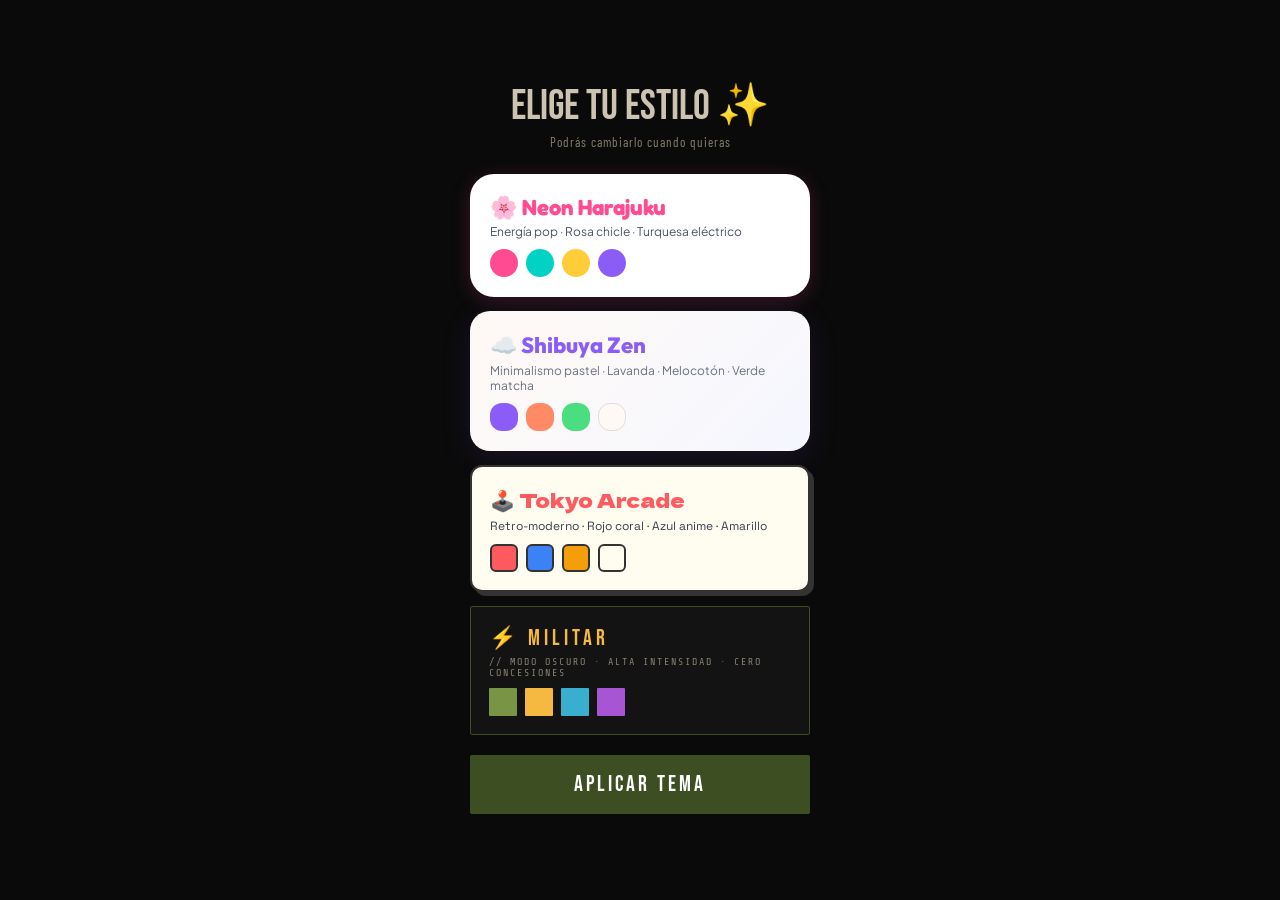
<file: index.html>
<!DOCTYPE html>
<html lang="es">
<head>
<meta charset="UTF-8">
<meta name="viewport" content="width=device-width, initial-scale=1.0, user-scalable=no">
<meta name="theme-color" content="#0a0a0a">
<meta name="apple-mobile-web-app-capable" content="yes">
<meta name="mobile-web-app-capable" content="yes">
<title>TRAINING HQ</title>
<link href="https://fonts.googleapis.com/css2?family=Fredoka:wght@400;600;700&family=Outfit:wght@300;400;600;700;800&family=Plus+Jakarta+Sans:wght@300;400;600;700&family=Dela+Gothic+One&family=Space+Grotesk:wght@400;600;700&family=Bebas+Neue&family=Share+Tech+Mono&family=Barlow+Condensed:wght@300;400;600;700&display=swap" rel="stylesheet">
<link rel="stylesheet" href="css/base.css">
<link rel="stylesheet" href="css/menu.css">
<link rel="stylesheet" href="css/calistenia.css">
<link rel="stylesheet" href="css/gym.css">
<link rel="stylesheet" href="css/triatlon.css">
<style>
/* Icon styles */
.mod-icon svg { width:40px; height:40px; display:block; }
.ex-icon { display:flex; align-items:center; justify-content:center; margin-bottom:6px; }
.ex-icon svg { width:52px; height:52px; }
.disc-icon svg { width:32px; height:32px; }
</style>
</head>
<body>

<!-- SVG SPRITE - inline para máxima compatibilidad -->
<svg xmlns="http://www.w3.org/2000/svg" style="display:none;" id="svgSprite">
<defs>
<!-- ══ HARAJUKU ══ -->
<symbol id="icon-calistenia" viewBox="0 0 48 48"><g stroke="#1A1A2E" stroke-width="3" stroke-linecap="round" stroke-linejoin="round" fill="none"><circle cx="36" cy="14" r="5" fill="#FF4B91"/><path d="M10 34 L22 34 L34 24 L26 18 Z" fill="#00D2C4"/><path d="M14 34 L10 38"/><path d="M28 21 L30 30 L34 30"/></g><circle cx="35" cy="13" r="1" fill="#1A1A2E"/></symbol>
<symbol id="icon-gym" viewBox="0 0 48 48"><g stroke="#1A1A2E" stroke-width="3" stroke-linecap="round" stroke-linejoin="round" fill="none"><path d="M10 24 L38 24" stroke-width="4"/><rect x="6" y="14" width="6" height="20" rx="3" fill="#FFCD38"/><rect x="36" y="14" width="6" height="20" rx="3" fill="#FFCD38"/><rect x="12" y="11" width="4" height="26" rx="2" fill="#FF4B91"/><rect x="32" y="11" width="4" height="26" rx="2" fill="#FF4B91"/></g></symbol>
<symbol id="icon-tri" viewBox="0 0 48 48"><g stroke="#1A1A2E" stroke-width="3" stroke-linecap="round" stroke-linejoin="round" fill="none"><path d="M6 36 C 12 33, 18 39, 24 36 C 30 33, 36 39, 42 36" stroke="#00D2C4"/><circle cx="28" cy="14" r="5" fill="#FFCD38"/><path d="M10 26 C16 24, 22 20, 28 22 L34 24"/><path d="M26 19 L20 12 L12 14"/></g></symbol>
<symbol id="icon-flexiones" viewBox="0 0 48 48"><g stroke="#1A1A2E" stroke-width="3" stroke-linecap="round" stroke-linejoin="round" fill="none"><circle cx="38" cy="16" r="5" fill="#FF4B91"/><path d="M8 32 L34 22 Z" stroke="#00D2C4" stroke-width="6"/><path d="M32 23 L32 36"/><path d="M12 31 L10 36"/></g></symbol>
<symbol id="icon-plancha" viewBox="0 0 48 48"><g stroke="#1A1A2E" stroke-width="3" stroke-linecap="round" stroke-linejoin="round" fill="none"><circle cx="38" cy="20" r="5" fill="#FFCD38"/><path d="M8 32 L34 26 Z" stroke="#FF4B91" stroke-width="6"/><path d="M30 27 L30 34 L34 34"/><path d="M10 32 L8 35"/></g></symbol>
<symbol id="icon-sentadilla" viewBox="0 0 48 48"><g stroke="#1A1A2E" stroke-width="3" stroke-linecap="round" stroke-linejoin="round" fill="none"><circle cx="20" cy="12" r="5" fill="#00D2C4"/><path d="M20 17 L22 26 L12 28 L8 38"/><path d="M22 26 L30 24 L38 24"/></g></symbol>
<symbol id="icon-zancada" viewBox="0 0 48 48"><g stroke="#1A1A2E" stroke-width="3" stroke-linecap="round" stroke-linejoin="round" fill="none"><circle cx="24" cy="11" r="5" fill="#FF4B91"/><path d="M24 16 L24 26 L34 28 L32 38"/><path d="M24 26 L14 28 L16 38"/></g></symbol>
<symbol id="icon-puente" viewBox="0 0 48 48"><g stroke="#1A1A2E" stroke-width="3" stroke-linecap="round" stroke-linejoin="round" fill="none"><circle cx="10" cy="32" r="5" fill="#FFCD38"/><path d="M12 34 C16 22, 28 22, 34 30 L40 38" stroke="#00D2C4" stroke-width="5"/></g></symbol>
<symbol id="icon-marcha" viewBox="0 0 48 48"><g stroke="#1A1A2E" stroke-width="3" stroke-linecap="round" stroke-linejoin="round" fill="none"><circle cx="24" cy="11" r="5" fill="#FF4B91"/><path d="M24 16 L26 26 L36 28"/><path d="M26 26 L16 30 L18 38"/><path d="M24 18 L16 16 L12 22"/></g></symbol>
<symbol id="icon-boxing" viewBox="0 0 48 48"><g stroke="#1A1A2E" stroke-width="3" stroke-linecap="round" stroke-linejoin="round" fill="none"><circle cx="18" cy="13" r="5" fill="#00D2C4"/><path d="M16 18 L20 28 L14 38"/><path d="M20 28 L26 38"/><path d="M18 20 L32 18 L38 18"/><circle cx="38" cy="18" r="4" fill="#FF4B91"/></g></symbol>
<symbol id="icon-rodillas" viewBox="0 0 48 48"><g stroke="#1A1A2E" stroke-width="3" stroke-linecap="round" stroke-linejoin="round" fill="none"><circle cx="22" cy="10" r="5" fill="#FFCD38"/><path d="M22 15 L22 25 L32 24 L34 16"/><path d="M22 25 L18 38"/></g></symbol>
<symbol id="icon-skaters" viewBox="0 0 48 48"><g stroke="#1A1A2E" stroke-width="3" stroke-linecap="round" stroke-linejoin="round" fill="none"><circle cx="28" cy="12" r="5" fill="#FF4B91"/><path d="M28 17 L22 24 L12 22"/><path d="M22 24 L32 34 L38 32"/></g></symbol>
<symbol id="icon-natacion" viewBox="0 0 48 48"><g stroke="#1A1A2E" stroke-width="3" stroke-linecap="round" stroke-linejoin="round" fill="none"><path d="M6 34 C 12 31, 18 37, 24 34 C 30 31, 36 37, 42 34" stroke="#00D2C4"/><path d="M6 26 C 12 23, 18 29, 24 26 C 30 23, 36 29, 42 26" stroke="#00D2C4"/><circle cx="22" cy="15" r="5" fill="#FFCD38"/><path d="M12 20 C18 16, 26 18, 32 14 L38 8"/></g></symbol>
<symbol id="icon-bici" viewBox="0 0 48 48"><g stroke="#1A1A2E" stroke-width="3" stroke-linecap="round" stroke-linejoin="round" fill="none"><circle cx="14" cy="32" r="6" fill="#00D2C4"/><circle cx="34" cy="32" r="6" fill="#00D2C4"/><path d="M14 32 L22 24 L32 24 L34 32"/><path d="M22 24 L26 14 L34 14"/><circle cx="26" cy="10" r="4" fill="#FF4B91"/></g></symbol>
<symbol id="icon-caminar" viewBox="0 0 48 48"><g stroke="#1A1A2E" stroke-width="3" stroke-linecap="round" stroke-linejoin="round" fill="none"><circle cx="24" cy="12" r="5" fill="#FFCD38"/><path d="M24 17 L24 27 L20 38"/><path d="M24 27 L30 38"/><path d="M22 19 L16 24"/><path d="M26 19 L32 22"/></g></symbol>
<!-- ══ ZEN ══ -->
<symbol id="icon-calistenia-zen" viewBox="0 0 48 48"><path d="M8 40V12C8 9.79 9.79 8 12 8H36C38.21 8 40 9.79 40 12V40" stroke="#2D3142" stroke-width="2" stroke-linecap="round" stroke-linejoin="round" fill="none"/><circle cx="18" cy="24" r="4" stroke="#8B5CF6" stroke-width="2" fill="none"/><circle cx="30" cy="24" r="4" stroke="#FF8A65" stroke-width="2" fill="none"/><path d="M18 8V20M30 8V20" stroke="#2D3142" stroke-width="2" stroke-linecap="round"/></symbol>
<symbol id="icon-gym-zen" viewBox="0 0 48 48"><path d="M10 24H38" stroke="#2D3142" stroke-width="2" stroke-linecap="round"/><rect x="6" y="16" width="4" height="16" rx="2" fill="#8B5CF6" stroke="#2D3142" stroke-width="2"/><rect x="38" y="16" width="4" height="16" rx="2" fill="#8B5CF6" stroke="#2D3142" stroke-width="2"/><rect x="10" y="12" width="2" height="24" rx="1" fill="#4ADE80"/><rect x="36" y="12" width="2" height="24" rx="1" fill="#4ADE80"/></symbol>
<symbol id="icon-tri-zen" viewBox="0 0 48 48"><path d="M10 34C14 34 16 31 20 31C24 31 26 34 30 34C34 34 36 31 38 31" stroke="#4ADE80" stroke-width="2" stroke-linecap="round" fill="none"/><circle cx="16" cy="18" r="5" stroke="#8B5CF6" stroke-width="2" fill="none"/><circle cx="32" cy="18" r="5" stroke="#8B5CF6" stroke-width="2" fill="none"/><path d="M12 24H36" stroke="#FF8A65" stroke-width="2" stroke-linecap="round"/></symbol>
<symbol id="icon-flexiones-zen" viewBox="0 0 48 48"><circle cx="36" cy="16" r="3" fill="#FF8A65"/><path d="M10 34L33 20" stroke="#2D3142" stroke-width="2" stroke-linecap="round"/><path d="M28 23L31 34" stroke="#8B5CF6" stroke-width="2" stroke-linecap="round"/><path d="M12 34H36" stroke="#4ADE80" stroke-width="2" stroke-linecap="round"/></symbol>
<symbol id="icon-plancha-zen" viewBox="0 0 48 48"><circle cx="12" cy="20" r="3" fill="#8B5CF6"/><path d="M11 23H37" stroke="#2D3142" stroke-width="2" stroke-linecap="round"/><path d="M14 23L12 30M32 23L34 30" stroke="#FF8A65" stroke-width="2" stroke-linecap="round"/><path d="M8 30H40" stroke="#4ADE80" stroke-width="2" stroke-linecap="round"/></symbol>
<symbol id="icon-sentadilla-zen" viewBox="0 0 48 48"><circle cx="20" cy="12" r="3" fill="#4ADE80"/><path d="M20 15V22L13 27L15 36" stroke="#2D3142" stroke-width="2" stroke-linecap="round" fill="none"/><path d="M13 27H25" stroke="#8B5CF6" stroke-width="2" stroke-linecap="round"/><path d="M10 36H30" stroke="#FF8A65" stroke-width="2" stroke-linecap="round"/></symbol>
<symbol id="icon-zancada-zen" viewBox="0 0 48 48"><circle cx="24" cy="12" r="3" fill="#FF8A65"/><path d="M24 15V24L34 26L31 36" stroke="#2D3142" stroke-width="2" stroke-linecap="round" fill="none"/><path d="M24 24L16 28L18 36" stroke="#8B5CF6" stroke-width="2" stroke-linecap="round" fill="none"/><path d="M12 36H36" stroke="#4ADE80" stroke-width="2" stroke-linecap="round"/></symbol>
<symbol id="icon-puente-zen" viewBox="0 0 48 48"><circle cx="36" cy="31" r="3" fill="#8B5CF6"/><path d="M12 34C12 20 20 16 30 22L36 31" stroke="#2D3142" stroke-width="2" stroke-linecap="round" fill="none"/><path d="M16 34V25" stroke="#FF8A65" stroke-width="2" stroke-linecap="round"/><path d="M8 34H40" stroke="#4ADE80" stroke-width="2" stroke-linecap="round"/></symbol>
<symbol id="icon-marcha-zen" viewBox="0 0 48 48"><circle cx="26" cy="11" r="3" fill="#4ADE80"/><path d="M24 14C22 18 20 22 23 26C25 29 22 33 20 37" stroke="#2D3142" stroke-width="2" stroke-linecap="round" fill="none"/><path d="M23 26L30 30L27 37" stroke="#8B5CF6" stroke-width="2" stroke-linecap="round" fill="none"/><path d="M16 16L22 20M24 20L31 17" stroke="#FF8A65" stroke-width="2" stroke-linecap="round"/></symbol>
<symbol id="icon-boxing-zen" viewBox="0 0 48 48"><rect x="18" y="28" width="12" height="8" rx="3" fill="#4ADE80" stroke="#2D3142" stroke-width="2"/><path d="M16 22C16 16 20 12 26 12C31 12 34 15 34 20C34 25 30 28 26 28H18" stroke="#2D3142" stroke-width="2" stroke-linecap="round" fill="none"/><path d="M22 12V20" stroke="#8B5CF6" stroke-width="2" stroke-linecap="round"/></symbol>
<symbol id="icon-rodillas-zen" viewBox="0 0 48 48"><circle cx="22" cy="11" r="3" fill="#8B5CF6"/><path d="M22 14V24H32" stroke="#2D3142" stroke-width="2" stroke-linecap="round" fill="none"/><path d="M22 24V37" stroke="#FF8A65" stroke-width="2" stroke-linecap="round"/><path d="M15 18L20 22" stroke="#4ADE80" stroke-width="2" stroke-linecap="round"/></symbol>
<symbol id="icon-skaters-zen" viewBox="0 0 48 48"><circle cx="28" cy="12" r="3" fill="#FF8A65"/><path d="M28 15L18 22L24 30L16 36" stroke="#2D3142" stroke-width="2" stroke-linecap="round" fill="none"/><path d="M18 22L12 18" stroke="#4ADE80" stroke-width="2" stroke-linecap="round"/><path d="M12 36H36" stroke="#8B5CF6" stroke-width="2" stroke-linecap="round"/></symbol>
<symbol id="icon-natacion-zen" viewBox="0 0 48 48"><path d="M10 20C14 18 16 22 20 20C24 18 26 22 30 20C34 18 36 22 40 20" stroke="#8B5CF6" stroke-width="2" stroke-linecap="round" fill="none"/><path d="M8 28C12 26 14 30 18 28C22 26 24 30 28 28C32 26 34 30 38 28" stroke="#4ADE80" stroke-width="2" stroke-linecap="round" fill="none"/><circle cx="28" cy="9" r="2" fill="#FF8A65"/></symbol>
<symbol id="icon-bici-zen" viewBox="0 0 48 48"><circle cx="15" cy="30" r="6" stroke="#2D3142" stroke-width="2" fill="none"/><circle cx="33" cy="30" r="6" stroke="#2D3142" stroke-width="2" fill="none"/><path d="M15 30L22 20H31L33 30" stroke="#8B5CF6" stroke-width="2" stroke-linecap="round" fill="none"/><path d="M22 20L20 15H17" stroke="#FF8A65" stroke-width="2" stroke-linecap="round"/><circle cx="25" cy="25" r="2" fill="#4ADE80"/></symbol>
<symbol id="icon-caminar-zen" viewBox="0 0 48 48"><circle cx="25" cy="12" r="3" fill="#4ADE80"/><path d="M23 15C24 19 25 22 22 27L16 36" stroke="#2D3142" stroke-width="2" stroke-linecap="round" fill="none"/><path d="M22 27L28 36" stroke="#8B5CF6" stroke-width="2" stroke-linecap="round"/><path d="M18 18L24 21" stroke="#FF8A65" stroke-width="2" stroke-linecap="round"/></symbol>
<!-- ══ ARCADE ══ -->
<symbol id="icon-calistenia-arcade" viewBox="0 0 48 48"><rect x="2" y="2" width="44" height="44" rx="4" fill="none" stroke="#111111" stroke-width="3.5"/><path d="M12 12h24v24H12z" fill="#3B82F6"/><path d="M12 12h24v4H12zm0 8h24v4H12zm0 8h24v4H12z" fill="#111111"/></symbol>
<symbol id="icon-gym-arcade" viewBox="0 0 48 48"><rect x="2" y="2" width="44" height="44" rx="4" fill="none" stroke="#111111" stroke-width="3.5"/><path d="M10 10h6v28h-6zM32 10h6v28h-6z" fill="#FF5A5F"/><rect x="16" y="20" width="16" height="8" rx="2" fill="#111111"/></symbol>
<symbol id="icon-tri-arcade" viewBox="0 0 48 48"><rect x="2" y="2" width="44" height="44" rx="4" fill="none" stroke="#111111" stroke-width="3.5"/><circle cx="16" cy="24" r="8" fill="#F59E0B"/><rect x="26" y="16" width="12" height="16" fill="#3B82F6"/></symbol>
<symbol id="icon-flexiones-arcade" viewBox="0 0 48 48"><rect x="2" y="2" width="44" height="44" rx="4" fill="none" stroke="#111111" stroke-width="3.5"/><path d="M10 32v6a2 2 0 0 0 2 2h24a2 2 0 0 0 2-2v-6H10z" fill="#3B82F6"/><circle cx="24" cy="20" r="6" fill="#FF5A5F"/></symbol>
<symbol id="icon-plancha-arcade" viewBox="0 0 48 48"><rect x="2" y="2" width="44" height="44" rx="4" fill="none" stroke="#111111" stroke-width="3.5"/><path d="M8 20h32v8H8z" fill="#F59E0B"/><path d="M8 32v6a2 2 0 0 0 2 2h24a2 2 0 0 0 2-2v-6H8z" fill="#111111"/></symbol>
<symbol id="icon-sentadilla-arcade" viewBox="0 0 48 48"><rect x="2" y="2" width="44" height="44" rx="4" fill="none" stroke="#111111" stroke-width="3.5"/><circle cx="24" cy="18" r="6" fill="#FF5A5F"/><path d="M14 30v10h6V30h-6zM28 30v10h6V30h-6z" fill="#3B82F6"/></symbol>
<symbol id="icon-zancada-arcade" viewBox="0 0 48 48"><rect x="2" y="2" width="44" height="44" rx="4" fill="none" stroke="#111111" stroke-width="3.5"/><circle cx="16" cy="18" r="6" fill="#F59E0B"/><path d="M10 28v12h6V28h-6zM26 32v8h6V32h-6z" fill="#3B82F6"/></symbol>
<symbol id="icon-puente-arcade" viewBox="0 0 48 48"><rect x="2" y="2" width="44" height="44" rx="4" fill="none" stroke="#111111" stroke-width="3.5"/><circle cx="12" cy="36" r="6" fill="#FF5A5F"/><path d="M18 16h22v12H18z" fill="#F59E0B"/></symbol>
<symbol id="icon-marcha-arcade" viewBox="0 0 48 48"><rect x="2" y="2" width="44" height="44" rx="4" fill="none" stroke="#111111" stroke-width="3.5"/><circle cx="24" cy="12" r="6" fill="#FF5A5F"/><path d="M18 20v20h6V20h-6zM28 24v16h6V24h-6z" fill="#3B82F6"/></symbol>
<symbol id="icon-boxing-arcade" viewBox="0 0 48 48"><rect x="2" y="2" width="44" height="44" rx="4" fill="none" stroke="#111111" stroke-width="3.5"/><circle cx="16" cy="20" r="6" fill="#F59E0B"/><rect x="26" y="14" width="12" height="20" rx="2" fill="#FF5A5F"/></symbol>
<symbol id="icon-rodillas-arcade" viewBox="0 0 48 48"><rect x="2" y="2" width="44" height="44" rx="4" fill="none" stroke="#111111" stroke-width="3.5"/><circle cx="24" cy="16" r="6" fill="#FF5A5F"/><path d="M16 28l-6 10 6 2 6-12h-6zM32 28l6 10-6 2-6-12h6z" fill="#F59E0B"/></symbol>
<symbol id="icon-skaters-arcade" viewBox="0 0 48 48"><rect x="2" y="2" width="44" height="44" rx="4" fill="none" stroke="#111111" stroke-width="3.5"/><circle cx="12" cy="18" r="6" fill="#3B82F6"/><path d="M22 24l10 16 6-2-10-14h-6z" fill="#F59E0B"/></symbol>
<symbol id="icon-natacion-arcade" viewBox="0 0 48 48"><rect x="2" y="2" width="44" height="44" rx="4" fill="none" stroke="#111111" stroke-width="3.5"/><path d="M8 20h32v8H8z" fill="#3B82F6"/><circle cx="24" cy="14" r="6" fill="#FF5A5F"/></symbol>
<symbol id="icon-bici-arcade" viewBox="0 0 48 48"><rect x="2" y="2" width="44" height="44" rx="4" fill="none" stroke="#111111" stroke-width="3.5"/><circle cx="14" cy="34" r="8" fill="#F59E0B"/><circle cx="34" cy="34" r="8" fill="#F59E0B"/><path d="M24 10v16M14 16h20" fill="none" stroke="#FF5A5F" stroke-width="3.5"/></symbol>
<symbol id="icon-caminar-arcade" viewBox="0 0 48 48"><rect x="2" y="2" width="44" height="44" rx="4" fill="none" stroke="#111111" stroke-width="3.5"/><circle cx="24" cy="12" r="6" fill="#FF5A5F"/><path d="M18 20v20h6V20h-6zM28 20v20h6V20h-6z" fill="#F59E0B"/></symbol>
<!-- ══ MILITAR ══ -->
<symbol id="icon-calistenia-militar" viewBox="0 0 48 48"><rect x="4" y="4" width="40" height="40" fill="#1c1c1c" stroke="#7a9445" stroke-width="2.5" stroke-linejoin="miter"/><path d="M12 14h24M12 24h24M12 34h24" stroke="#7a9445" stroke-width="2.5" stroke-linecap="square"/><path d="M16 10v28M32 10v28" stroke="#3aaecf" stroke-width="2.5" stroke-linecap="square"/></symbol>
<symbol id="icon-gym-militar" viewBox="0 0 48 48"><path d="M6 24h36" stroke="#f5b942" stroke-width="2.5" stroke-linecap="square"/><path d="M12 14h4v20h-4zM6 18h4v12H6zm26-4h4v20h-4zm6 4h4v12h-4z" fill="#1c1c1c" stroke="#7a9445" stroke-width="2.5" stroke-linejoin="miter"/></symbol>
<symbol id="icon-tri-militar" viewBox="0 0 48 48"><path d="M24 6L40 38H8Z" fill="#1c1c1c" stroke="#f5b942" stroke-width="2.5" stroke-linejoin="miter"/><path d="M20 20h8v12h-8z" fill="#1c1c1c" stroke="#3aaecf" stroke-width="2.5" stroke-linejoin="miter"/></symbol>
<symbol id="icon-flexiones-militar" viewBox="0 0 48 48"><path d="M6 34h36M12 34l6-12h16l4 12" stroke="#7a9445" stroke-width="2.5" stroke-linecap="square" stroke-linejoin="miter" fill="none"/><path d="M34 14h4v4h-4z" fill="#1c1c1c" stroke="#f5b942" stroke-width="2.5" stroke-linejoin="miter"/></symbol>
<symbol id="icon-plancha-militar" viewBox="0 0 48 48"><path d="M6 36h36" stroke="#7a9445" stroke-width="2.5" stroke-linecap="square"/><path d="M8 26h28l2 6H12z" fill="#1c1c1c" stroke="#3aaecf" stroke-width="2.5" stroke-linejoin="miter"/><path d="M34 18h4v4h-4z" fill="#1c1c1c" stroke="#f5b942" stroke-width="2.5" stroke-linejoin="miter"/></symbol>
<symbol id="icon-sentadilla-militar" viewBox="0 0 48 48"><path d="M22 8h4v4h-4zm-4 10h12v8H18zm-4 14h6v10h-6zm14 0h6v10h-6z" fill="#1c1c1c" stroke="#7a9445" stroke-width="2.5" stroke-linejoin="miter"/><path d="M10 18h4v4h-4zm24 0h4v4h-4z" fill="#1c1c1c" stroke="#f5b942" stroke-width="2.5" stroke-linejoin="miter"/></symbol>
<symbol id="icon-zancada-militar" viewBox="0 0 48 48"><path d="M20 8h4v4h-4z" fill="#1c1c1c" stroke="#7a9445" stroke-width="2.5" stroke-linejoin="miter"/><path d="M16 16l8 4v8l10 12M24 28l-8 6v8" stroke="#3aaecf" stroke-width="2.5" stroke-linecap="square" stroke-linejoin="miter" fill="none"/></symbol>
<symbol id="icon-puente-militar" viewBox="0 0 48 48"><path d="M6 38h36" stroke="#7a9445" stroke-width="2.5" stroke-linecap="square"/><path d="M10 38l8-16h16l4 16" stroke="#f5b942" stroke-width="2.5" stroke-linecap="square" stroke-linejoin="miter" fill="none"/><path d="M8 30h4v4H8z" fill="#1c1c1c" stroke="#3aaecf" stroke-width="2.5" stroke-linejoin="miter"/></symbol>
<symbol id="icon-marcha-militar" viewBox="0 0 48 48"><path d="M22 6h4v4h-4zm-2 10h8v12h-8z" fill="#1c1c1c" stroke="#7a9445" stroke-width="2.5" stroke-linejoin="miter"/><path d="M18 28v14M28 28l6 8v6" stroke="#3aaecf" stroke-width="2.5" stroke-linecap="square" stroke-linejoin="miter"/><path d="M14 18l4 4M32 16l-4 6" stroke="#f5b942" stroke-width="2.5" stroke-linecap="square"/></symbol>
<symbol id="icon-boxing-militar" viewBox="0 0 48 48"><path d="M12 16h10v20H12zm14 0h10v20H26z" fill="#1c1c1c" stroke="#7a9445" stroke-width="2.5" stroke-linejoin="miter"/><path d="M14 20h6v4h-6zm14 0h6v4h-6z" fill="#1c1c1c" stroke="#f5b942" stroke-width="2.5" stroke-linejoin="miter"/></symbol>
<symbol id="icon-rodillas-militar" viewBox="0 0 48 48"><path d="M22 6h4v4h-4z" fill="#1c1c1c" stroke="#7a9445" stroke-width="2.5" stroke-linejoin="miter"/><path d="M24 14v12l-10 6v8M24 22l10-4v10l4 8" stroke="#3aaecf" stroke-width="2.5" stroke-linecap="square" stroke-linejoin="miter" fill="none"/></symbol>
<symbol id="icon-skaters-militar" viewBox="0 0 48 48"><path d="M20 8h4v4h-4z" fill="#1c1c1c" stroke="#7a9445" stroke-width="2.5" stroke-linejoin="miter"/><path d="M24 16l-10 8v6l-4 10M24 16l12 10v12" stroke="#f5b942" stroke-width="2.5" stroke-linecap="square" stroke-linejoin="miter" fill="none"/></symbol>
<symbol id="icon-natacion-militar" viewBox="0 0 48 48"><path d="M6 22l6-4 6 4 6-4 6 4 6-4 6 4M6 32l6-4 6 4 6-4 6 4 6-4 6 4" stroke="#3aaecf" stroke-width="2.5" stroke-linecap="square" stroke-linejoin="miter" fill="none"/><path d="M22 8h4v4h-4z" fill="#1c1c1c" stroke="#7a9445" stroke-width="2.5" stroke-linejoin="miter"/></symbol>
<symbol id="icon-bici-militar" viewBox="0 0 48 48"><rect x="8" y="30" width="10" height="10" fill="#1c1c1c" stroke="#7a9445" stroke-width="2.5" stroke-linejoin="miter"/><rect x="30" y="30" width="10" height="10" fill="#1c1c1c" stroke="#7a9445" stroke-width="2.5" stroke-linejoin="miter"/><path d="M13 35l8-14h12l5 7M21 21l4-8h6" stroke="#f5b942" stroke-width="2.5" stroke-linecap="square" stroke-linejoin="miter" fill="none"/></symbol>
<symbol id="icon-caminar-militar" viewBox="0 0 48 48"><path d="M20 6h4v4h-4zm-2 10h8v12h-8z" fill="#1c1c1c" stroke="#7a9445" stroke-width="2.5" stroke-linejoin="miter"/><path d="M20 28l-4 14M26 28l6 14" stroke="#3aaecf" stroke-width="2.5" stroke-linecap="square" stroke-linejoin="miter"/></symbol>
</defs>
</svg>

<!-- COUNTDOWN -->
<div class="cd-ov" id="cdOv"><div class="cd-n" id="cdN">3</div><div class="cd-l">PREPÁRATE</div></div>

<!-- MODAL EJERCICIOS -->
<div class="modal" id="exModal">
  <div class="modal-hdr"><span class="modal-ttl">EJERCICIOS</span><button class="btn-x" onclick="closeModal()">✕</button></div>
  <div class="modal-body">
    <div class="modal-tabs">
      <button class="tab-btn active lv1" id="tab1" onclick="showModalLv(1)">NIVEL 1</button>
      <button class="tab-btn lv2" id="tab2" onclick="showModalLv(2)">NIVEL 2</button>
    </div>
    <div id="modalContent"></div>
  </div>
</div>

<div id="screen-container"></div>

<script src="js/utils.js"></script>
<script src="js/data.js"></script>
<script src="js/calistenia.js"></script>
<script src="js/gym.js"></script>
<script src="js/triatlon.js"></script>
<script src="js/app.js"></script>
</body>
</html>
</file>
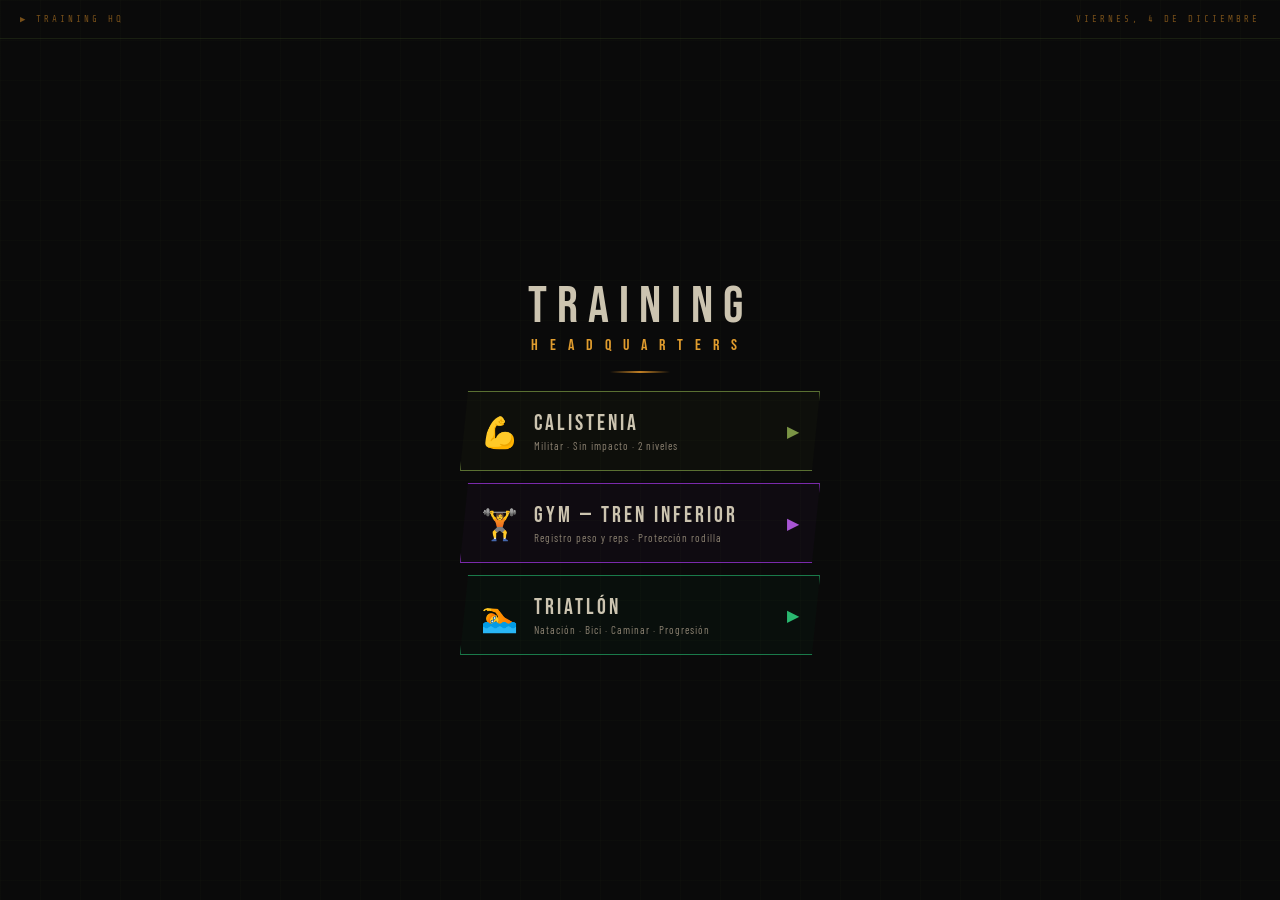
<file: calistenia-militar.html>
<!DOCTYPE html>
<html lang="es">
<head>
<meta charset="UTF-8">
<meta name="viewport" content="width=device-width, initial-scale=1.0, user-scalable=no">
<meta name="theme-color" content="#0a0a0a">
<meta name="apple-mobile-web-app-capable" content="yes">
<meta name="mobile-web-app-capable" content="yes">
<title>TRAINING HQ</title>
<link href="https://fonts.googleapis.com/css2?family=Bebas+Neue&family=Share+Tech+Mono&family=Barlow+Condensed:wght@300;400;600;700&display=swap" rel="stylesheet">
<style>
*{margin:0;padding:0;box-sizing:border-box;-webkit-tap-highlight-color:transparent;user-select:none;}
:root{
  --bg:#0a0a0a;--bg2:#131313;--bg3:#1c1c1c;--bg4:#242424;
  --olive:#3d4f22;--olive2:#5a7032;--olive3:#7a9445;
  --amber:#c17f24;--amber2:#e09c2e;--amber3:#f5b942;
  --rest:#1a4a5c;--rest2:#2a7a9c;--rest3:#3aaecf;
  --gym:#4a1a6b;--gym2:#7a2aab;--gym3:#a855d4;
  --tri:#0a4a2a;--tri2:#1a7a4a;--tri3:#2ab870;
  --text:#ccc4b0;--text2:#8a8070;--text3:#4a4438;
  --l1:#2a6b3c;--l1b:#3a9b55;--l2:#7a4a0a;--l2b:#c07820;
  --skipl:#ff6030;--skipb:#c04010;
}
html,body{height:100%;overflow:hidden;background:var(--bg);font-family:'Barlow Condensed',sans-serif;color:var(--text);}
.screen{display:none;flex-direction:column;height:100vh;overflow:hidden;}
.screen.active{display:flex;}

/* MENU */
#menu{background:var(--bg);position:relative;overflow:hidden;}
.menu-grid{position:absolute;inset:0;background-image:linear-gradient(rgba(61,79,34,0.06) 1px,transparent 1px),linear-gradient(90deg,rgba(61,79,34,0.06) 1px,transparent 1px);background-size:40px 40px;}
.menu-top{position:relative;z-index:2;display:flex;justify-content:space-between;align-items:center;padding:14px 20px;border-bottom:1px solid rgba(61,79,34,0.3);}
.menu-tag{font-family:'Share Tech Mono',monospace;font-size:9px;letter-spacing:3px;color:var(--amber);opacity:0.6;}
.menu-body{flex:1;display:flex;flex-direction:column;align-items:center;justify-content:center;position:relative;z-index:2;padding:20px;gap:0;}
.app-title{font-family:'Bebas Neue',sans-serif;font-size:52px;letter-spacing:10px;line-height:0.9;text-align:center;color:var(--text);}
.app-title span{display:block;font-size:16px;letter-spacing:12px;color:var(--amber2);margin-top:8px;}
.divider{width:60px;height:2px;background:linear-gradient(90deg,transparent,var(--amber),transparent);margin:18px 0;}
.menu-modules{width:100%;max-width:360px;display:flex;flex-direction:column;gap:12px;}
.mod-card{border:1px solid;padding:18px 20px;cursor:pointer;display:flex;align-items:center;gap:16px;transition:all 0.2s;clip-path:polygon(8px 0%,100% 0%,calc(100% - 8px) 100%,0% 100%);}
.mod-card:active{transform:scale(0.98);}
.mod-card.cali{border-color:var(--olive2);background:rgba(61,79,34,0.08);}
.mod-card.gym{border-color:var(--gym2);background:rgba(74,26,107,0.08);}
.mod-card.tri{border-color:var(--tri2);background:rgba(10,74,42,0.08);}
.mod-icon{font-size:30px;line-height:1;flex-shrink:0;}
.mod-info{flex:1;}
.mod-name{font-family:'Bebas Neue',sans-serif;font-size:22px;letter-spacing:3px;color:var(--text);}
.mod-desc{font-size:11px;letter-spacing:1px;color:var(--text2);margin-top:2px;}
.mod-arr{font-size:16px;}
.mod-card.cali .mod-arr{color:var(--olive3);}
.mod-card.gym .mod-arr{color:var(--gym3);}
.mod-card.tri .mod-arr{color:var(--tri3);}

/* SHARED */
.topbar{display:flex;justify-content:space-between;align-items:center;padding:10px 16px;border-bottom:1px solid var(--bg3);flex-shrink:0;}
.btn-back{font-family:'Share Tech Mono',monospace;font-size:10px;letter-spacing:2px;color:var(--text2);background:none;border:1px solid var(--bg3);padding:5px 10px;cursor:pointer;}
.btn-back:active{color:var(--text);}
.scr-title{font-family:'Bebas Neue',sans-serif;font-size:18px;letter-spacing:4px;}
.scr-title.cali{color:var(--olive3);}
.scr-title.gym{color:var(--gym3);}
.scr-title.tri{color:var(--tri3);}
.btn-sm{font-family:'Share Tech Mono',monospace;font-size:10px;letter-spacing:2px;color:var(--text3);background:none;border:1px solid var(--bg3);padding:5px 10px;cursor:pointer;}
.btn-sm:active{color:var(--text2);}

/* CALISTENIA HOME */
#cali{background:var(--bg);}
.cali-body{flex:1;display:flex;flex-direction:column;align-items:center;justify-content:center;padding:16px 20px;overflow-y:auto;}
.lv-selector{width:100%;max-width:340px;display:flex;flex-direction:column;gap:10px;margin-bottom:20px;}
.lv-card{border:1px solid;padding:14px 18px;cursor:pointer;display:flex;align-items:center;justify-content:space-between;transition:all 0.2s;clip-path:polygon(6px 0%,100% 0%,calc(100% - 6px) 100%,0% 100%);}
.lv-card:active{transform:scale(0.98);}
.lv-card.selected{border-width:2px;}
.lv-card.lv1{border-color:var(--l1);background:rgba(42,107,60,0.08);}
.lv-card.lv1.selected{border-color:var(--l1b);background:rgba(42,107,60,0.18);}
.lv-card.lv2{border-color:var(--l2);background:rgba(122,74,10,0.08);}
.lv-card.lv2.selected{border-color:var(--l2b);background:rgba(122,74,10,0.18);}
.lv-badge{font-family:'Share Tech Mono',monospace;font-size:9px;letter-spacing:2px;padding:3px 8px;border:1px solid;}
.lv1 .lv-badge{color:var(--l1b);border-color:var(--l1);}
.lv2 .lv-badge{color:var(--l2b);border-color:var(--l2);}
.lv-info{flex:1;padding:0 12px;}
.lv-name{font-family:'Bebas Neue',sans-serif;font-size:19px;letter-spacing:2px;color:var(--text);}
.lv-desc{font-size:11px;color:var(--text2);letter-spacing:1px;margin-top:2px;}
.lv-stats .lsv{font-family:'Bebas Neue',sans-serif;font-size:24px;color:var(--amber2);text-align:right;}
.lv-stats .lsl{font-size:9px;letter-spacing:1px;color:var(--text3);text-align:right;}
.btn-start{background:var(--olive);border:2px solid var(--olive3);color:var(--amber3);font-family:'Bebas Neue',sans-serif;font-size:26px;letter-spacing:6px;padding:16px 56px;cursor:pointer;clip-path:polygon(8px 0%,100% 0%,calc(100% - 8px) 100%,0% 100%);transition:all 0.15s;}
.btn-start:active{transform:scale(0.97);}

/* WORKOUT */
#workout{background:var(--bg);position:relative;overflow:hidden;}
.ph-bg{position:absolute;inset:0;opacity:0;transition:opacity 0.4s;pointer-events:none;}
.ph-bg.exercise{background:radial-gradient(ellipse at 50% 40%,rgba(61,79,34,0.14) 0%,transparent 70%);}
.ph-bg.rest{background:radial-gradient(ellipse at 50% 40%,rgba(26,74,92,0.2) 0%,transparent 70%);}
.ph-bg.on{opacity:1;}
.prog-track{height:3px;background:var(--bg3);flex-shrink:0;}
.prog-fill{height:100%;background:linear-gradient(90deg,var(--olive2),var(--amber2));transition:width 0.5s ease;}
.w-main{flex:1;display:flex;flex-direction:column;align-items:center;justify-content:space-between;padding:10px 16px 10px;position:relative;z-index:2;}
.ph-tag{font-family:'Share Tech Mono',monospace;font-size:11px;letter-spacing:5px;padding:4px 16px;border:1px solid;transition:all 0.3s;}
.ph-tag.exercise{color:var(--olive3);border-color:var(--olive3);background:rgba(61,79,34,0.15);}
.ph-tag.rest{color:var(--rest3);border-color:var(--rest2);background:rgba(26,74,92,0.18);}
.ex-nm{text-align:center;padding:0 8px;}
.ex-nm h2{font-family:'Bebas Neue',sans-serif;font-size:clamp(22px,6vw,40px);letter-spacing:2px;line-height:1.05;color:var(--text);}
.side-tag{font-family:'Bebas Neue',sans-serif;font-size:12px;letter-spacing:4px;padding:2px 10px;margin-top:3px;background:rgba(193,127,36,0.15);border:1px solid var(--amber);color:var(--amber2);display:none;}
.side-tag.on{display:inline-block;}
.ring-row{display:flex;align-items:center;justify-content:center;gap:10px;width:100%;}
.btn-pause{display:flex;flex-direction:column;align-items:center;justify-content:center;width:72px;height:80px;cursor:pointer;border:1px solid var(--bg3);background:var(--bg2);gap:5px;transition:all 0.15s;flex-shrink:0;}
.btn-pause:active{background:var(--bg3);transform:scale(0.95);}
.bp-icon{font-size:26px;line-height:1;}
.bp-lbl{font-family:'Share Tech Mono',monospace;font-size:8px;letter-spacing:1px;color:var(--text2);}
.btn-skip{display:flex;flex-direction:column;align-items:center;justify-content:center;width:72px;height:80px;cursor:pointer;border:1px solid var(--skipb);background:rgba(92,42,10,0.3);gap:5px;transition:all 0.15s;flex-shrink:0;}
.btn-skip:active{background:rgba(92,42,10,0.6);transform:scale(0.95);}
.bs-icon{font-size:26px;line-height:1;color:var(--skipl);}
.bs-lbl{font-family:'Share Tech Mono',monospace;font-size:8px;letter-spacing:1px;color:var(--skipb);}
.ring-wrap{position:relative;width:158px;height:158px;flex-shrink:0;}
.ring-wrap svg{transform:rotate(-90deg);position:absolute;inset:0;}
.rng-bg{fill:none;stroke:var(--bg3);stroke-width:7;}
.rng-fill{fill:none;stroke-width:7;stroke-linecap:butt;transition:stroke-dashoffset 0.9s linear,stroke 0.3s;}
.rng-fill.exercise{stroke:var(--olive3);}
.rng-fill.rest{stroke:var(--rest3);}
.t-inner{position:absolute;inset:0;display:flex;flex-direction:column;align-items:center;justify-content:center;}
.t-num{font-family:'Bebas Neue',sans-serif;font-size:66px;line-height:1;transition:color 0.3s;}
.t-num.exercise{color:var(--amber3);}
.t-num.rest{color:var(--rest3);}
.t-num.urgent{color:#c0392b;animation:urg 0.45s infinite alternate;}
@keyframes urg{from{opacity:1}to{opacity:0.5}}
.t-unit{font-family:'Share Tech Mono',monospace;font-size:9px;letter-spacing:4px;color:var(--text3);margin-top:-4px;}
.nxt-panel{background:rgba(193,127,36,0.08);border:1px solid rgba(193,127,36,0.25);padding:8px 14px;width:100%;max-width:300px;text-align:center;}
.nxt-panel .np-lbl{font-family:'Share Tech Mono',monospace;font-size:8px;letter-spacing:3px;color:var(--text3);margin-bottom:3px;}
.nxt-panel .np-nxt{font-family:'Bebas Neue',sans-serif;font-size:17px;letter-spacing:2px;color:var(--amber2);line-height:1.1;}
.nxt-panel .np-side{font-size:10px;letter-spacing:2px;color:var(--olive3);margin-top:2px;min-height:13px;}
.nxt-panel .np-paused{font-family:'Share Tech Mono',monospace;font-size:9px;letter-spacing:3px;color:var(--rest3);margin-top:3px;display:none;}
.nxt-panel .np-paused.on{display:block;}
.dots-row{display:flex;gap:5px;flex-wrap:wrap;justify-content:center;max-width:280px;}
.dot{width:9px;height:9px;border-radius:1px;background:var(--bg3);border:1px solid var(--bg3);transition:all 0.3s;}
.dot.done{background:var(--olive3);border-color:var(--olive3);}
.dot.curr{background:var(--amber2);border-color:var(--amber3);box-shadow:0 0 6px var(--amber3);}
.ex-ctr{font-family:'Bebas Neue',sans-serif;font-size:17px;letter-spacing:3px;color:var(--text2);}
.ex-ctr span{color:var(--amber2);}
.lv-ind{font-family:'Share Tech Mono',monospace;font-size:9px;letter-spacing:2px;padding:4px 8px;border:1px solid;}
.lv-ind.lv1{color:var(--l1b);border-color:var(--l1);}
.lv-ind.lv2{color:var(--l2b);border-color:var(--l2);}

/* COUNTDOWN */
.cd-ov{display:none;position:fixed;inset:0;background:rgba(0,0,0,0.92);z-index:400;flex-direction:column;align-items:center;justify-content:center;gap:12px;}
.cd-ov.on{display:flex;}
.cd-n{font-family:'Bebas Neue',sans-serif;font-size:150px;color:var(--amber3);line-height:1;animation:cdpop 1s ease-out;}
@keyframes cdpop{0%{transform:scale(1.5);opacity:0}40%{opacity:1}100%{transform:scale(1);opacity:1}}
.cd-l{font-family:'Share Tech Mono',monospace;font-size:11px;letter-spacing:6px;color:var(--text2);}

/* DONE */
#done{background:var(--bg);align-items:center;justify-content:center;gap:14px;padding:40px 24px;text-align:center;}
.done-ico{font-size:60px;}
.done-ttl{font-family:'Bebas Neue',sans-serif;font-size:56px;letter-spacing:6px;color:var(--amber3);line-height:1;}
.done-sub{font-size:14px;letter-spacing:3px;color:var(--text2);text-transform:uppercase;}
.done-stats{display:flex;gap:48px;margin:6px 0;}
.done-stat .v{font-family:'Bebas Neue',sans-serif;font-size:42px;color:var(--olive3);}
.done-stat .l{font-size:10px;letter-spacing:2px;color:var(--text3);}
.btn-again{background:var(--olive);border:2px solid var(--olive3);color:var(--amber3);font-family:'Bebas Neue',sans-serif;font-size:22px;letter-spacing:5px;padding:14px 44px;cursor:pointer;clip-path:polygon(8px 0%,100% 0%,calc(100% - 8px) 100%,0% 100%);}
.btn-again:active{transform:scale(0.97);}

/* GYM */
#gym{background:var(--bg);}
.gym-body{flex:1;overflow-y:auto;padding:14px;-webkit-overflow-scrolling:touch;}
.sec-hdr{font-family:'Share Tech Mono',monospace;font-size:9px;letter-spacing:3px;color:var(--gym3);border-bottom:1px solid var(--gym);padding-bottom:6px;margin-bottom:12px;margin-top:16px;}
.gym-date{font-family:'Share Tech Mono',monospace;font-size:10px;letter-spacing:3px;color:var(--text3);text-align:center;margin-bottom:12px;}
.gym-ex{background:var(--bg2);border:1px solid var(--bg3);padding:12px 14px;margin-bottom:10px;}
.gym-ex-nm{font-family:'Bebas Neue',sans-serif;font-size:18px;letter-spacing:2px;color:var(--text);margin-bottom:4px;}
.gym-ex-desc{font-size:11px;color:var(--text3);margin-bottom:10px;}
.s-row{display:flex;gap:8px;margin-bottom:6px;align-items:center;}
.s-lbl{font-family:'Share Tech Mono',monospace;font-size:9px;color:var(--text3);width:28px;flex-shrink:0;}
.g-inp{background:var(--bg3);border:1px solid var(--bg4);color:var(--amber3);font-family:'Bebas Neue',sans-serif;font-size:20px;text-align:center;padding:6px 4px;flex:1;outline:none;-webkit-appearance:none;border-radius:0;}
.g-inp:focus{border-color:var(--gym2);}
.g-inp-lbl{font-size:9px;letter-spacing:1px;color:var(--text3);text-align:center;margin-top:2px;}
.inp-grp{display:flex;flex-direction:column;flex:1;}
.inp-sep{font-family:'Share Tech Mono',monospace;color:var(--text3);font-size:14px;padding:0 2px;margin-top:4px;}
.btn-add{font-family:'Share Tech Mono',monospace;font-size:9px;letter-spacing:2px;color:var(--gym3);background:none;border:1px dashed var(--gym);padding:5px 10px;cursor:pointer;width:100%;margin-top:4px;}
.btn-add:active{background:rgba(74,26,107,0.1);}
.g-notes{width:100%;background:var(--bg3);border:1px solid var(--bg4);color:var(--text2);font-family:'Barlow Condensed',sans-serif;font-size:14px;padding:8px 10px;outline:none;resize:none;margin-top:6px;border-radius:0;}
.g-notes:focus{border-color:var(--gym2);}
.btn-save-gym{background:var(--gym);border:2px solid var(--gym3);color:#e0c0ff;font-family:'Bebas Neue',sans-serif;font-size:22px;letter-spacing:4px;padding:14px;cursor:pointer;width:100%;margin-top:16px;clip-path:polygon(6px 0%,100% 0%,calc(100% - 6px) 100%,0% 100%);}
.btn-save-gym:active{transform:scale(0.98);}
.save-ok{font-family:'Share Tech Mono',monospace;font-size:10px;letter-spacing:3px;color:var(--gym3);text-align:center;margin-top:8px;display:none;}
.save-ok.on{display:block;}

/* TRIATLÓN */
#tri{background:var(--bg);}
.tri-body{flex:1;overflow-y:auto;padding:14px;-webkit-overflow-scrolling:touch;}
.tri-date{font-family:'Share Tech Mono',monospace;font-size:10px;letter-spacing:3px;color:var(--text3);text-align:center;margin-bottom:12px;}
.disc-sel{display:flex;gap:8px;margin-bottom:14px;}
.disc-btn{flex:1;display:flex;flex-direction:column;align-items:center;padding:12px 6px;border:1px solid var(--bg3);background:var(--bg2);cursor:pointer;transition:all 0.2s;gap:4px;}
.disc-btn:active{transform:scale(0.97);}
.disc-btn.active.sw{border-color:var(--rest2);background:rgba(26,74,92,0.2);}
.disc-btn.active.bk{border-color:var(--amber2);background:rgba(193,127,36,0.12);}
.disc-btn.active.wk{border-color:var(--tri3);background:rgba(10,74,42,0.15);}
.disc-ico{font-size:26px;}
.disc-nm{font-family:'Bebas Neue',sans-serif;font-size:13px;letter-spacing:2px;color:var(--text2);}
.disc-btn.active .disc-nm{color:var(--text);}
.tri-sug{background:rgba(10,74,42,0.1);border:1px solid var(--tri);padding:10px 14px;margin-bottom:14px;display:none;}
.tri-sug.on{display:block;}
.tri-sug-lbl{font-family:'Share Tech Mono',monospace;font-size:8px;letter-spacing:3px;color:var(--tri3);margin-bottom:4px;}
.tri-sug-txt{font-size:13px;color:var(--text);line-height:1.5;}
.tri-form{display:none;}
.tri-form.active{display:block;}
.tri-sec{font-family:'Share Tech Mono',monospace;font-size:9px;letter-spacing:3px;color:var(--tri3);border-bottom:1px solid var(--tri);padding-bottom:6px;margin-bottom:12px;}
.tri-fld{margin-bottom:12px;}
.tri-fld-lbl{font-family:'Share Tech Mono',monospace;font-size:9px;letter-spacing:2px;color:var(--text3);margin-bottom:5px;display:block;}
.tri-inp{background:var(--bg3);border:1px solid var(--bg4);color:var(--amber3);font-family:'Bebas Neue',sans-serif;font-size:24px;text-align:center;padding:8px;width:100%;outline:none;-webkit-appearance:none;border-radius:0;}
.tri-inp:focus{border-color:var(--tri2);}
.tri-inp.sm{font-size:18px;padding:6px;}
.feel-row{display:flex;gap:6px;}
.feel-btn{flex:1;padding:10px 4px;border:1px solid var(--bg3);background:var(--bg2);font-family:'Bebas Neue',sans-serif;font-size:18px;color:var(--text2);cursor:pointer;text-align:center;transition:all 0.15s;}
.feel-btn:active{transform:scale(0.95);}
.feel-btn.sel{border-color:var(--tri3);background:rgba(10,74,42,0.2);color:var(--tri3);}
.ter-row{display:flex;gap:6px;}
.ter-btn{flex:1;padding:8px 4px;border:1px solid var(--bg3);background:var(--bg2);font-family:'Bebas Neue',sans-serif;font-size:13px;letter-spacing:1px;color:var(--text2);cursor:pointer;text-align:center;transition:all 0.15s;}
.ter-btn.sel{border-color:var(--amber2);background:rgba(193,127,36,0.15);color:var(--amber2);}
.mol-row{display:flex;gap:6px;}
.mol-btn{flex:1;padding:10px;border:1px solid var(--bg3);background:var(--bg2);font-family:'Bebas Neue',sans-serif;font-size:14px;color:var(--text2);cursor:pointer;text-align:center;transition:all 0.15s;}
.mol-btn.sel-no{border-color:var(--tri3);background:rgba(10,74,42,0.2);color:var(--tri3);}
.mol-btn.sel-yes{border-color:#c0392b;background:rgba(139,26,26,0.2);color:#c0392b;}
.btn-save-tri{background:var(--tri);border:2px solid var(--tri3);color:#a0ffcc;font-family:'Bebas Neue',sans-serif;font-size:22px;letter-spacing:4px;padding:14px;cursor:pointer;width:100%;margin-top:14px;clip-path:polygon(6px 0%,100% 0%,calc(100% - 6px) 100%,0% 100%);}
.btn-save-tri:active{transform:scale(0.98);}
.tri-ok{font-family:'Share Tech Mono',monospace;font-size:10px;letter-spacing:3px;color:var(--tri3);text-align:center;margin-top:8px;display:none;}
.tri-ok.on{display:block;}
.hist-btn{font-family:'Share Tech Mono',monospace;font-size:10px;letter-spacing:2px;color:var(--text3);background:none;border:1px solid var(--bg3);padding:7px 14px;cursor:pointer;width:100%;text-align:center;margin-top:12px;}
.hist-btn:active{color:var(--text2);}
.hist-panel{display:none;margin-top:10px;}
.hist-panel.on{display:block;}
.hist-item{background:var(--bg2);border:1px solid var(--bg3);padding:10px 12px;margin-bottom:8px;}
.hist-date{font-family:'Share Tech Mono',monospace;font-size:9px;letter-spacing:2px;color:var(--text3);margin-bottom:4px;}
.hist-disc{font-family:'Bebas Neue',sans-serif;font-size:15px;letter-spacing:2px;color:var(--text);}
.hist-detail{font-size:12px;color:var(--text2);margin-top:2px;}

/* MODAL */
.modal{display:none;position:fixed;inset:0;background:rgba(0,0,0,0.9);z-index:500;flex-direction:column;}
.modal.on{display:flex;}
.modal-hdr{display:flex;justify-content:space-between;align-items:center;padding:14px 20px;border-bottom:1px solid var(--olive);background:var(--bg2);}
.modal-ttl{font-family:'Bebas Neue',sans-serif;font-size:22px;letter-spacing:4px;color:var(--amber2);}
.btn-x{font-size:20px;color:var(--text2);background:none;border:none;cursor:pointer;padding:4px 8px;}
.modal-body{flex:1;overflow-y:auto;padding:20px;-webkit-overflow-scrolling:touch;}
.modal-tabs{display:flex;gap:8px;margin-bottom:18px;}
.tab-btn{flex:1;font-family:'Bebas Neue',sans-serif;font-size:15px;letter-spacing:2px;padding:9px;border:1px solid var(--bg3);background:var(--bg3);color:var(--text2);cursor:pointer;}
.tab-btn.active.lv1{border-color:var(--l1b);color:var(--l1b);background:rgba(42,107,60,0.15);}
.tab-btn.active.lv2{border-color:var(--l2b);color:var(--l2b);background:rgba(122,74,10,0.15);}
.hw-ex{margin-bottom:20px;border-left:2px solid var(--olive);padding-left:14px;}
.hw-num{font-family:'Share Tech Mono',monospace;font-size:9px;letter-spacing:2px;color:var(--amber);margin-bottom:4px;}
.hw-name{font-family:'Bebas Neue',sans-serif;font-size:19px;letter-spacing:2px;color:var(--text);margin-bottom:5px;}
.hw-how{font-size:13px;line-height:1.7;color:var(--text2);font-weight:300;}
.hw-feel{margin-top:5px;font-size:11px;color:var(--olive3);letter-spacing:1px;}
</style>
</head>
<body>

<div class="cd-ov" id="cdOv"><div class="cd-n" id="cdN">3</div><div class="cd-l">PREPÁRATE</div></div>

<div class="modal" id="exModal">
  <div class="modal-hdr"><span class="modal-ttl">EJERCICIOS</span><button class="btn-x" onclick="closeModal()">✕</button></div>
  <div class="modal-body">
    <div class="modal-tabs">
      <button class="tab-btn active lv1" id="tab1" onclick="showModalLv(1)">NIVEL 1</button>
      <button class="tab-btn lv2" id="tab2" onclick="showModalLv(2)">NIVEL 2</button>
    </div>
    <div id="modalContent"></div>
  </div>
</div>

<!-- MENU -->
<div id="menu" class="screen active">
  <div class="menu-grid"></div>
  <div class="menu-top"><span class="menu-tag">▶ TRAINING HQ</span><span class="menu-tag" id="menuDate"></span></div>
  <div class="menu-body">
    <div class="app-title">TRAINING<span>HEADQUARTERS</span></div>
    <div class="divider"></div>
    <div class="menu-modules">
      <div class="mod-card cali" onclick="show('cali')"><div class="mod-icon">💪</div><div class="mod-info"><div class="mod-name">CALISTENIA</div><div class="mod-desc">Militar · Sin impacto · 2 niveles</div></div><div class="mod-arr">▶</div></div>
      <div class="mod-card gym" onclick="show('gym')"><div class="mod-icon">🏋️</div><div class="mod-info"><div class="mod-name">GYM — TREN INFERIOR</div><div class="mod-desc">Registro peso y reps · Protección rodilla</div></div><div class="mod-arr">▶</div></div>
      <div class="mod-card tri" onclick="show('tri')"><div class="mod-icon">🏊</div><div class="mod-info"><div class="mod-name">TRIATLÓN</div><div class="mod-desc">Natación · Bici · Caminar · Progresión</div></div><div class="mod-arr">▶</div></div>
    </div>
  </div>
</div>

<!-- CALISTENIA -->
<div id="cali" class="screen">
  <div class="topbar"><button class="btn-back" onclick="show('menu')">← MENÚ</button><div class="scr-title cali">CALISTENIA</div><button class="btn-sm" onclick="openModal()">INFO</button></div>
  <div class="cali-body">
    <div class="lv-selector">
      <div class="lv-card lv1 selected" onclick="selectLv(1)"><div class="lv-badge">NIVEL 1</div><div class="lv-info"><div class="lv-name">Protección Total</div><div class="lv-desc">Rodilla · Espalda · Cuello</div></div><div class="lv-stats"><div class="lsv">~9'</div><div class="lsl">min</div></div></div>
      <div class="lv-card lv2" onclick="selectLv(2)"><div class="lv-badge">NIVEL 2</div><div class="lv-info"><div class="lv-name">Intermedio</div><div class="lv-desc">Fuerza · Core · Cardio</div></div><div class="lv-stats"><div class="lsv">~9'</div><div class="lsl">min</div></div></div>
    </div>
    <button class="btn-start" onclick="startCD()">INICIAR</button>
    <button class="btn-sm" style="margin-top:14px;" onclick="openModal()">VER EJERCICIOS</button>
  </div>
</div>

<!-- WORKOUT -->
<div id="workout" class="screen">
  <div class="ph-bg exercise on" id="phBg"></div>
  <div class="topbar" style="position:relative;z-index:2;">
    <button class="btn-back" onclick="exitWorkout()">← SALIR</button>
    <div class="ex-ctr">EJ <span id="exN">1</span>/<span id="exT">14</span></div>
    <div class="lv-ind lv1" id="lvInd">NV1</div>
  </div>
  <div class="prog-track"><div class="prog-fill" id="progFill" style="width:0%"></div></div>
  <div class="w-main">
    <div class="ph-tag exercise" id="phTag">TRABAJO</div>
    <div class="ex-nm"><h2 id="exName">...</h2><div class="side-tag" id="sideTg"></div></div>
    <div class="ring-row">
      <button class="btn-pause" id="btnPause" onclick="togglePause()"><div class="bp-icon" id="bpIco">⏸</div><div class="bp-lbl" id="bpLbl">PAUSA</div></button>
      <div class="ring-wrap">
        <svg viewBox="0 0 158 158" width="158" height="158">
          <circle class="rng-bg" cx="79" cy="79" r="72"/>
          <circle class="rng-fill exercise" id="rngFill" cx="79" cy="79" r="72" stroke-dasharray="452" stroke-dashoffset="0"/>
        </svg>
        <div class="t-inner"><div class="t-num exercise" id="tNum">30</div><div class="t-unit">SEG</div></div>
      </div>
      <button class="btn-skip" onclick="skipPh()"><div class="bs-icon">▶▶</div><div class="bs-lbl">SKIP</div></button>
    </div>
    <div class="nxt-panel">
      <div class="np-lbl">// SIGUIENTE</div>
      <div class="np-nxt" id="npNxt">—</div>
      <div class="np-side" id="npSide"></div>
      <div class="np-paused" id="npPaused">⏸ EN PAUSA</div>
    </div>
    <div class="dots-row" id="dotsRow"></div>
  </div>
</div>

<!-- DONE -->
<div id="done" class="screen">
  <div class="done-ico">🎖️</div>
  <div class="done-ttl">MISIÓN<br>CUMPLIDA</div>
  <div class="done-sub" id="doneSub">Nivel 1 completado</div>
  <div class="done-stats"><div class="done-stat"><div class="v">14</div><div class="l">Ejercicios</div></div><div class="done-stat"><div class="v">9</div><div class="l">Minutos</div></div></div>
  <button class="btn-again" onclick="startCD()">REPETIR</button>
  <button class="btn-sm" style="margin-top:10px;" onclick="show('cali')">CAMBIAR NIVEL</button>
  <button class="btn-sm" style="margin-top:6px;" onclick="show('menu')">MENÚ</button>
</div>

<!-- GYM -->
<div id="gym" class="screen">
  <div class="topbar"><button class="btn-back" onclick="show('menu')">← MENÚ</button><div class="scr-title gym">TREN INFERIOR</div><span style="width:60px;"></span></div>
  <div class="gym-body">
    <div class="gym-date" id="gymDate"></div>
    <div class="sec-hdr" style="margin-top:0;">// CALENTAMIENTO</div>
    <div class="gym-ex">
      <div class="gym-ex-nm">Bicicleta Estática</div>
      <div class="gym-ex-desc">5 min suave · cadencia alta · resistencia baja</div>
      <div class="s-row">
        <div class="s-lbl">Min</div>
        <div class="inp-grp"><input class="g-inp" type="number" placeholder="5" id="cal-min"><div class="g-inp-lbl">MINUTOS</div></div>
        <div class="inp-sep" style="opacity:0">×</div>
        <div class="inp-grp"><input class="g-inp" type="number" placeholder="1" id="cal-res"><div class="g-inp-lbl">RESISTENCIA</div></div>
      </div>
    </div>
    <div class="sec-hdr">// FUERZA · MÁQUINAS</div>
    <div class="gym-ex"><div class="gym-ex-nm">Prensa Inclinada</div><div class="gym-ex-desc">Pies arriba y abiertos · Bajar a 90° · Sin bloquear</div><div id="sr-prensa"></div><button class="btn-add" onclick="addS('prensa')">+ AÑADIR SERIE</button><textarea class="g-notes" rows="2" placeholder="Notas..." id="nt-prensa"></textarea></div>
    <div class="gym-ex"><div class="gym-ex-nm">Extensión de Cuádriceps</div><div class="gym-ex-desc">2s subir · 3s bajar · No bloquear rodilla</div><div id="sr-cuad"></div><button class="btn-add" onclick="addS('cuad')">+ AÑADIR SERIE</button><textarea class="g-notes" rows="2" placeholder="Notas..." id="nt-cuad"></textarea></div>
    <div class="gym-ex"><div class="gym-ex-nm">Curl Femoral</div><div class="gym-ex-desc">Mantener 1s abajo · Controlar bajada</div><div id="sr-curl"></div><button class="btn-add" onclick="addS('curl')">+ AÑADIR SERIE</button><textarea class="g-notes" rows="2" placeholder="Notas..." id="nt-curl"></textarea></div>
    <div class="gym-ex"><div class="gym-ex-nm">Abductores</div><div class="gym-ex-desc">Abre y mantén 1s · Movimiento lento</div><div id="sr-abdu"></div><button class="btn-add" onclick="addS('abdu')">+ AÑADIR SERIE</button><textarea class="g-notes" rows="2" placeholder="Notas..." id="nt-abdu"></textarea></div>
    <div class="gym-ex"><div class="gym-ex-nm">Aductores</div><div class="gym-ex-desc">Movimiento lento y controlado · No cerrar de golpe</div><div id="sr-addu"></div><button class="btn-add" onclick="addS('addu')">+ AÑADIR SERIE</button><textarea class="g-notes" rows="2" placeholder="Notas..." id="nt-addu"></textarea></div>
    <div class="gym-ex"><div class="gym-ex-nm">Glúteo en Máquina</div><div class="gym-ex-desc">Empuja con talón · Mantén 1s arriba · Sin arquear espalda</div><div id="sr-glut"></div><button class="btn-add" onclick="addS('glut')">+ AÑADIR SERIE</button><textarea class="g-notes" rows="2" placeholder="Notas..." id="nt-glut"></textarea></div>
    <div class="sec-hdr">// CORE PROTECTOR</div>
    <div class="gym-ex"><div class="gym-ex-nm">Bird-Dog</div><div class="gym-ex-desc">A cuatro patas · Brazo + pierna contrarios · Cadera estable</div><div id="sr-bird"></div><button class="btn-add" onclick="addS('bird')">+ AÑADIR SERIE</button><textarea class="g-notes" rows="2" placeholder="Notas..." id="nt-bird"></textarea></div>
    <div class="gym-ex"><div class="gym-ex-nm">Dead Bug</div><div class="gym-ex-desc">Boca arriba · Pierna + brazo contrarios · No arquear espalda</div><div id="sr-dead"></div><button class="btn-add" onclick="addS('dead')">+ AÑADIR SERIE</button><textarea class="g-notes" rows="2" placeholder="Notas..." id="nt-dead"></textarea></div>
    <div class="gym-ex"><div class="gym-ex-nm">Plancha</div><div class="gym-ex-desc">Abdomen firme · No hundir lumbar</div><div id="sr-plancha"></div><button class="btn-add" onclick="addS('plancha',true)">+ AÑADIR SERIE</button><textarea class="g-notes" rows="2" placeholder="Notas..." id="nt-plancha"></textarea></div>
    <button class="btn-save-gym" onclick="saveGym()">GUARDAR SESIÓN</button>
    <div class="save-ok" id="gymOk">✓ SESIÓN GUARDADA</div>
    <div style="height:20px;"></div>
  </div>
</div>

<!-- TRIATLÓN -->
<div id="tri" class="screen">
  <div class="topbar"><button class="btn-back" onclick="show('menu')">← MENÚ</button><div class="scr-title tri">TRIATLÓN</div><span style="width:60px;"></span></div>
  <div class="tri-body">
    <div class="tri-date" id="triDate"></div>
    <div class="disc-sel">
      <div class="disc-btn sw" onclick="selDisc('sw')" id="db-sw"><div class="disc-ico">🏊</div><div class="disc-nm">NATACIÓN</div></div>
      <div class="disc-btn bk" onclick="selDisc('bk')" id="db-bk"><div class="disc-ico">🚴</div><div class="disc-nm">BICI</div></div>
      <div class="disc-btn wk" onclick="selDisc('wk')" id="db-wk"><div class="disc-ico">🚶</div><div class="disc-nm">CAMINAR</div></div>
    </div>
    <div class="tri-sug" id="triSug"><div class="tri-sug-lbl">// OBJETIVO HOY</div><div class="tri-sug-txt" id="triSugTxt"></div></div>

    <div class="tri-form" id="form-sw">
      <div class="tri-sec">// REGISTRO NATACIÓN</div>
      <div class="tri-fld"><label class="tri-fld-lbl">LARGOS TOTALES</label><input class="tri-inp" type="number" placeholder="0" id="sw-tot"></div>
      <div class="tri-fld"><label class="tri-fld-lbl">LARGOS TÉCNICA</label><input class="tri-inp sm" type="number" placeholder="0" id="sw-tec"></div>
      <div class="tri-fld"><label class="tri-fld-lbl">LARGOS CONTINUO</label><input class="tri-inp sm" type="number" placeholder="0" id="sw-cont"></div>
      <div class="tri-fld"><label class="tri-fld-lbl">LARGOS SERIES</label><input class="tri-inp sm" type="number" placeholder="0" id="sw-ser"></div>
      <div class="tri-fld"><label class="tri-fld-lbl">TIEMPO TOTAL (MIN)</label><input class="tri-inp sm" type="number" placeholder="0" id="sw-time"></div>
      <div class="tri-fld"><label class="tri-fld-lbl">SENSACIÓN (1–5)</label><div class="feel-row" id="sw-feel"><div class="feel-btn" onclick="setFeel('sw',1)">1</div><div class="feel-btn" onclick="setFeel('sw',2)">2</div><div class="feel-btn" onclick="setFeel('sw',3)">3</div><div class="feel-btn" onclick="setFeel('sw',4)">4</div><div class="feel-btn" onclick="setFeel('sw',5)">5</div></div></div>
      <button class="btn-save-tri" onclick="saveTri('sw')">GUARDAR SESIÓN</button>
      <div class="tri-ok" id="ok-sw">✓ SESIÓN GUARDADA</div>
    </div>

    <div class="tri-form" id="form-bk">
      <div class="tri-sec">// REGISTRO BICI</div>
      <div class="tri-fld"><label class="tri-fld-lbl">TIEMPO TOTAL (MIN)</label><input class="tri-inp" type="number" placeholder="0" id="bk-time"></div>
      <div class="tri-fld"><label class="tri-fld-lbl">TERRENO</label><div class="ter-row"><div class="ter-btn" id="ter-est" onclick="setTer('est')">ESTÁTICA</div><div class="ter-btn" id="ter-lla" onclick="setTer('lla')">LLANO</div><div class="ter-btn" id="ter-sub" onclick="setTer('sub')">SUBIDA</div></div></div>
      <div class="tri-fld"><label class="tri-fld-lbl">SENSACIÓN (1–5)</label><div class="feel-row" id="bk-feel"><div class="feel-btn" onclick="setFeel('bk',1)">1</div><div class="feel-btn" onclick="setFeel('bk',2)">2</div><div class="feel-btn" onclick="setFeel('bk',3)">3</div><div class="feel-btn" onclick="setFeel('bk',4)">4</div><div class="feel-btn" onclick="setFeel('bk',5)">5</div></div></div>
      <div class="tri-fld"><label class="tri-fld-lbl">MOLESTIAS</label><div class="mol-row"><div class="mol-btn" id="bk-mol-no" onclick="setMol('bk','no')">SIN MOLESTIAS</div><div class="mol-btn" id="bk-mol-yes" onclick="setMol('bk','yes')">HAY MOLESTIAS</div></div></div>
      <button class="btn-save-tri" onclick="saveTri('bk')">GUARDAR SESIÓN</button>
      <div class="tri-ok" id="ok-bk">✓ SESIÓN GUARDADA</div>
    </div>

    <div class="tri-form" id="form-wk">
      <div class="tri-sec">// REGISTRO CAMINATA</div>
      <div class="tri-fld"><label class="tri-fld-lbl">TIEMPO TOTAL (MIN)</label><input class="tri-inp" type="number" placeholder="0" id="wk-time"></div>
      <div class="tri-fld"><label class="tri-fld-lbl">DISTANCIA (KM) — OPCIONAL</label><input class="tri-inp sm" type="number" placeholder="0.0" step="0.1" id="wk-dist"></div>
      <div class="tri-fld"><label class="tri-fld-lbl">SENSACIÓN (1–5)</label><div class="feel-row" id="wk-feel"><div class="feel-btn" onclick="setFeel('wk',1)">1</div><div class="feel-btn" onclick="setFeel('wk',2)">2</div><div class="feel-btn" onclick="setFeel('wk',3)">3</div><div class="feel-btn" onclick="setFeel('wk',4)">4</div><div class="feel-btn" onclick="setFeel('wk',5)">5</div></div></div>
      <div class="tri-fld"><label class="tri-fld-lbl">MOLESTIAS</label><div class="mol-row"><div class="mol-btn" id="wk-mol-no" onclick="setMol('wk','no')">SIN MOLESTIAS</div><div class="mol-btn" id="wk-mol-yes" onclick="setMol('wk','yes')">HAY MOLESTIAS</div></div></div>
      <button class="btn-save-tri" onclick="saveTri('wk')">GUARDAR SESIÓN</button>
      <div class="tri-ok" id="ok-wk">✓ SESIÓN GUARDADA</div>
    </div>

    <button class="hist-btn" onclick="toggleHist()">VER HISTORIAL</button>
    <div class="hist-panel" id="histPanel"></div>
    <div style="height:20px;"></div>
  </div>
</div>

<script>
// ── UTILS ──
function show(id){document.querySelectorAll('.screen').forEach(s=>s.classList.remove('active'));document.getElementById(id).classList.add('active');}
function today(){return new Date().toLocaleDateString('es-ES',{weekday:'long',day:'numeric',month:'long'}).toUpperCase();}
document.getElementById('menuDate').textContent=today();
document.getElementById('gymDate').textContent='// '+today();
document.getElementById('triDate').textContent='// '+today();

// ── CALISTENIA DATA ──
const L1=[
  {name:"Flexiones Inclinadas Rápidas",short:"Flexiones Inclinadas",how:"Manos en mesa o encimera, cuerpo recto. Baja el pecho y sube rápido.",feel:"Pecho y brazos ardiendo."},
  {name:"Flexiones Manos Abiertas",short:"Flexiones Abiertas",how:"Manos más separadas. Baja lento, sube fuerte.",feel:"Más pecho, menos tensión en hombros."},
  {name:"Plancha Toques de Hombro",short:"Plancha Toques",how:"Plancha alta. Toca hombro derecho con mano izquierda y al revés.",feel:"Core trabajando muchísimo."},
  {name:"Plancha Baja con Avance",short:"Plancha Avance",how:"Antebrazos en el suelo. Mueve el cuerpo adelante y atrás.",feel:"Abdomen y hombros temblando."},
  {name:"Sentadilla Isométrica",short:"Wall Sit",how:"Espalda contra la pared. Rodillas a 90° o más arriba. Mantén.",feel:"Cuádriceps quemando."},
  {name:"Sentadilla Lenta 5-5-5",short:"Sentadilla Lenta",how:"5s bajando, 5s abajo, 5s subiendo. Control total.",feel:"Tensión máxima en piernas y glúteos."},
  {name:"Zancada Estática — Pierna Derecha",short:"Zancada Dcha",how:"Pie derecho adelante. Baja hasta donde no moleste.",feel:"Glúteo y pierna delantera.",side:"PIERNA DERECHA"},
  {name:"Zancada Estática — Pierna Izquierda",short:"Zancada Izda",how:"Pie izquierdo adelante. Misma tensión continua.",feel:"Glúteo y pierna delantera.",side:"PIERNA IZQUIERDA"},
  {name:"Puente Glúteos — Pierna Derecha",short:"Puente Dcha",how:"Boca arriba. Pierna derecha apoyada, izquierda extendida. Sube cadera.",feel:"Glúteo ardiendo.",side:"PIERNA DERECHA"},
  {name:"Puente Glúteos — Pierna Izquierda",short:"Puente Izda",how:"Pierna izquierda apoyada, derecha extendida. Sube cadera.",feel:"Glúteo ardiendo.",side:"PIERNA IZQUIERDA"},
  {name:"Marcha Militar Explosiva",short:"Marcha Militar",how:"Rodillas altas, brazos fuertes. Ritmo rápido sin saltar.",feel:"Pulso subiendo rápido."},
  {name:"Shadow Boxing Potente",short:"Shadow Boxing",how:"Golpes rápidos: jab, cross. Torso firme, pies sin saltar.",feel:"Hombros, core y cardio a tope."},
  {name:"Rodillas Alternas al Pecho",short:"Rodillas al Pecho",how:"Sube una rodilla al pecho, luego la otra. Rápido, sin saltar.",feel:"Abdomen y cardio."},
  {name:"Skaters sin Salto",short:"Skaters",how:"Paso lateral grande. Mano hacia pie contrario. Sin saltar.",feel:"Piernas, glúteos y cardio."}
];
const L2=[
  {name:"Flexiones Inclinadas Explosivas",short:"Flexiones Explosivas",how:"Baja controlando, sube rápido y potente.",feel:"Pecho, tríceps y explosividad."},
  {name:"Flexiones Diamante en Mesa",short:"Flexiones Diamante",how:"Manos juntas formando diamante. Baja lento, sube fuerte.",feel:"Tríceps y core a tope."},
  {name:"Plancha con Desplazamiento Lateral",short:"Plancha Lateral",how:"Plancha alta. Camina con manos y pies a un lado y al otro.",feel:"Core, hombros y estabilidad."},
  {name:"Plancha Baja + Elevación de Pierna",short:"Plancha + Pierna",how:"Antebrazos en el suelo. Eleva una pierna, luego la otra.",feel:"Abdomen y glúteos a tope."},
  {name:"Sentadilla Isométrica Profunda",short:"Wall Sit Profundo",how:"Espalda en pared, un poco más abajo. Mantén 30s.",feel:"Cuádriceps quemando más fuerte."},
  {name:"Sentadilla 3-1-3",short:"Sentadilla 3-1-3",how:"3s bajando, 1s abajo, 3s subiendo. Control absoluto.",feel:"Tensión máxima en piernas y glúteos."},
  {name:"Zancada Profunda — Pierna Derecha",short:"Zancada Dcha",how:"Pie derecho adelante. Baja más profundo, sin rebote.",feel:"Glúteo y pierna al máximo.",side:"PIERNA DERECHA"},
  {name:"Zancada Profunda — Pierna Izquierda",short:"Zancada Izda",how:"Pie izquierdo adelante. Misma profundidad, sin rebote.",feel:"Glúteo y pierna al máximo.",side:"PIERNA IZQUIERDA"},
  {name:"Puente con Pausa — Pierna Derecha",short:"Puente Pausa Dcha",how:"Pierna derecha apoyada. Sube y mantén 2s arriba.",feel:"Glúteo ardiendo con más intensidad.",side:"PIERNA DERECHA"},
  {name:"Puente con Pausa — Pierna Izquierda",short:"Puente Pausa Izda",how:"Pierna izquierda apoyada. Sube y mantén 2s arriba.",feel:"Glúteo ardiendo.",side:"PIERNA IZQUIERDA"},
  {name:"Marcha Militar Muy Explosiva",short:"Marcha Explosiva",how:"Rodillas muy altas, brazos potentes. Ritmo máximo sin saltar.",feel:"Cardio disparado."},
  {name:"Shadow Boxing con Giros de Torso",short:"Shadow + Giros",how:"Golpes rápidos + giro de torso en cada golpe. Pies firmes.",feel:"Hombros, core y cardio a tope."},
  {name:"Rodillas al Pecho Rápidas",short:"Rodillas Rápidas",how:"Ritmo máximo alternando rodillas. Sin impacto.",feel:"Abdomen y cardio al límite."},
  {name:"Skaters Amplios sin Salto",short:"Skaters Amplios",how:"Paso lateral muy amplio. Torso inclinado hacia el pie.",feel:"Piernas, glúteos y cardio alto."}
];

// ── CALISTENIA LOGIC ──
const CIRC=452,WORK=30,REST=10;
let selLv=1,seq=[],cur=0,ph='exercise',tLeft=WORK,ticker=null,paused=false,ac=null;

function selectLv(n){selLv=n;document.querySelectorAll('.lv-card').forEach((c,i)=>c.classList.toggle('selected',i+1===n));}
function audio(){if(!ac)ac=new(window.AudioContext||window.webkitAudioContext)();}
function beep(f=880,d=0.12,v=0.35){try{const o=ac.createOscillator(),g=ac.createGain();o.connect(g);g.connect(ac.destination);o.frequency.value=f;o.type='square';g.gain.setValueAtTime(v,ac.currentTime);g.gain.exponentialRampToValueAtTime(0.001,ac.currentTime+d);o.start();o.stop(ac.currentTime+d);}catch(e){}}
function bStart(){beep(660,0.1);setTimeout(()=>beep(880,0.15),120);}
function bRest(){beep(440,0.2,0.3);}
function bDone(){[0,200,400,700].forEach((d,i)=>setTimeout(()=>beep([523,659,784,1047][i],0.25),d));}

function startCD(){
  audio();show('cali');
  const ov=document.getElementById('cdOv'),nm=document.getElementById('cdN');
  ov.classList.add('on');let n=3;nm.textContent=n;beep(440,0.1);
  const iv=setInterval(()=>{n--;if(n<=0){clearInterval(iv);ov.classList.remove('on');beginW();}
  else{nm.textContent=n;nm.style.animation='none';void nm.offsetWidth;nm.style.animation='cdpop 1s ease-out';beep(440,0.1);}},1000);
}
function beginW(){
  seq=selLv===1?L1:L2;cur=0;ph='exercise';tLeft=WORK;paused=false;
  const li=document.getElementById('lvInd');li.textContent='NV'+selLv;li.className='lv-ind lv'+selLv;
  document.getElementById('exT').textContent=seq.length;
  document.getElementById('doneSub').textContent='Nivel '+selLv+' completado';
  buildDots();updUI();show('workout');bStart();tick();
}
function tick(){clearInterval(ticker);ticker=setInterval(()=>{if(paused)return;tLeft--;if(tLeft<=3&&tLeft>0)beep(600,0.07,0.18);if(tLeft<=0){nextPh();return;}updTimer();},1000);}
function nextPh(){
  if(ph==='exercise'){if(cur>=seq.length-1){clearInterval(ticker);bDone();show('done');return;}ph='rest';tLeft=REST;bRest();}
  else{cur++;ph='exercise';tLeft=WORK;bStart();}
  updUI();updTimer();
}
function updUI(){
  const isW=ph==='exercise',ex=seq[cur];
  document.getElementById('phTag').textContent=isW?'TRABAJO':'DESCANSO';
  document.getElementById('phTag').className='ph-tag '+ph;
  document.getElementById('phBg').className='ph-bg '+ph+' on';
  document.getElementById('exName').textContent=isW?ex.name:'— DESCANSA —';
  document.getElementById('exN').textContent=cur+1;
  const st=document.getElementById('sideTg');
  if(isW&&ex.side){st.textContent=ex.side;st.className='side-tag on';}else{st.className='side-tag';}
  const ni=cur+1,nxt=ni<seq.length?seq[ni]:null;
  document.getElementById('npNxt').textContent=nxt?nxt.name:'¡ÚLTIMO EJERCICIO!';
  document.getElementById('npSide').textContent=nxt&&nxt.side?nxt.side:'';
  document.getElementById('progFill').style.width=(cur/seq.length*100)+'%';
  document.getElementById('rngFill').className='rng-fill '+ph;
  updDots();updTimer();
}
function updTimer(){
  const mx=ph==='exercise'?WORK:REST;
  document.getElementById('rngFill').style.strokeDashoffset=CIRC*(1-tLeft/mx);
  const n=document.getElementById('tNum');n.textContent=tLeft;
  n.className='t-num '+(tLeft<=3?'urgent':ph);
}
function buildDots(){document.getElementById('dotsRow').innerHTML=seq.map((_,i)=>`<div class="dot" id="d${i}"></div>`).join('');}
function updDots(){seq.forEach((_,i)=>{const d=document.getElementById('d'+i);if(d)d.className='dot'+(i<cur?' done':i===cur?' curr':'');});}
function togglePause(){paused=!paused;document.getElementById('bpIco').textContent=paused?'▶':'⏸';document.getElementById('bpLbl').textContent=paused?'SEGUIR':'PAUSA';document.getElementById('npPaused').className='np-paused'+(paused?' on':'');}
function skipPh(){tLeft=0;nextPh();}
function exitWorkout(){clearInterval(ticker);paused=false;show('cali');}

function openModal(){showModalLv(selLv);document.getElementById('exModal').classList.add('on');}
function closeModal(){document.getElementById('exModal').classList.remove('on');}
function showModalLv(n){
  ['tab1','tab2'].forEach((id,i)=>{document.getElementById(id).className='tab-btn'+(i+1===n?' active lv'+n:'');});
  const list=n===1?L1:L2;
  document.getElementById('modalContent').innerHTML=list.map((e,i)=>`
    <div class="hw-ex"><div class="hw-num">// EJ ${String(i+1).padStart(2,'0')}${e.side?' · '+e.side:''}</div>
    <div class="hw-name">${e.name}</div><div class="hw-how">${e.how}</div>
    <div class="hw-feel">⚡ ${e.feel}</div></div>`).join('');
}

// ── GYM LOGIC ──
const gymCounts={};
function addS(key,isTime=false){
  if(!gymCounts[key])gymCounts[key]=0;
  gymCounts[key]++;
  const n=gymCounts[key],c=document.getElementById('sr-'+key);
  const r=document.createElement('div');r.className='s-row';
  if(isTime){
    r.innerHTML=`<div class="s-lbl">S${n}</div><div class="inp-grp"><input class="g-inp" type="number" placeholder="30" id="${key}-s${n}-seg"><div class="g-inp-lbl">SEGUNDOS</div></div>`;
  } else {
    r.innerHTML=`<div class="s-lbl">S${n}</div><div class="inp-grp"><input class="g-inp" type="number" placeholder="0" id="${key}-s${n}-kg"><div class="g-inp-lbl">KG</div></div><div class="inp-sep">×</div><div class="inp-grp"><input class="g-inp" type="number" placeholder="0" id="${key}-s${n}-rp"><div class="g-inp-lbl">REPS</div></div>`;
  }
  c.appendChild(r);
}
['prensa','cuad','curl','abdu','addu','glut'].forEach(k=>{addS(k);addS(k);addS(k);});
['bird','dead'].forEach(k=>{addS(k);addS(k);addS(k);});
addS('plancha',true);addS('plancha',true);

function saveGym(){
  const s=JSON.parse(localStorage.getItem('tSessions')||'[]');
  s.push({date:new Date().toISOString(),type:'gym'});
  localStorage.setItem('tSessions',JSON.stringify(s));
  const c=document.getElementById('gymOk');c.classList.add('on');setTimeout(()=>c.classList.remove('on'),3000);
}

// ── TRIATLÓN LOGIC ──
let curDisc=null;
const feels={sw:0,bk:0,wk:0},mols={bk:'',wk:''};
let bikeTer='',histOn=false;

function selDisc(d){
  curDisc=d;
  ['sw','bk','wk'].forEach(x=>{document.getElementById('db-'+x).classList.toggle('active',x===d);document.getElementById('form-'+x).classList.toggle('active',x===d);});
  showSug(d);
}
function showSug(d){
  const s=JSON.parse(localStorage.getItem('tSessions')||'[]');
  const last=s.filter(x=>x.disc===d).slice(-1)[0];
  const el=document.getElementById('triSug'),txt=document.getElementById('triSugTxt');
  el.classList.add('on');
  if(!last){
    const def={sw:'Empieza con 20 largos suaves.',bk:'Empieza con 20 min en llano o estática.',wk:'Empieza con 20 min de caminata rápida.'};
    txt.textContent=def[d];return;
  }
  if(d==='sw'){const t=last.total||0;txt.textContent=t<20?`Última: ${t} largos. Hoy: ${t+2} largos.`:t>30?`Última: ${t} largos. Hoy: ${t+4} o serie extra.`:`Última: ${t} largos. Mantén volumen, mejora técnica.`;}
  else if(d==='bk'){const t=last.time||0,mol=last.mol==='yes';txt.textContent=mol?`Hubo molestias. Hoy: ${Math.max(10,t-5)} min suave.`:t<20?`Última: ${t} min. Hoy: ${t+5} min.`:`Última: ${t} min. Añade 5 min o tramo más rápido.`;}
  else{const t=last.time||0,mol=last.mol==='yes';txt.textContent=mol?`Hubo molestias. Hoy: ${Math.max(15,t-5)} min más suave.`:t<30?`Última: ${t} min. Hoy: ${t+5} min.`:`Última: ${t} min. Añade 5 min o sube ritmo.`;}
}
function setFeel(d,v){feels[d]=v;document.querySelectorAll(`#${d}-feel .feel-btn`).forEach((b,i)=>b.classList.toggle('sel',i+1===v));}
function setTer(t){bikeTer=t;['est','lla','sub'].forEach(k=>document.getElementById('ter-'+k).classList.toggle('sel',k===t));}
function setMol(d,v){mols[d]=v;document.getElementById(`${d}-mol-no`).className='mol-btn'+(v==='no'?' sel-no':'');document.getElementById(`${d}-mol-yes`).className='mol-btn'+(v==='yes'?' sel-yes':'');}

function saveTri(d){
  const data={date:new Date().toISOString(),type:'tri',disc:d};
  if(d==='sw'){data.total=+document.getElementById('sw-tot').value||0;data.tec=+document.getElementById('sw-tec').value||0;data.cont=+document.getElementById('sw-cont').value||0;data.ser=+document.getElementById('sw-ser').value||0;data.time=+document.getElementById('sw-time').value||0;data.feel=feels.sw;}
  else if(d==='bk'){data.time=+document.getElementById('bk-time').value||0;data.ter=bikeTer;data.feel=feels.bk;data.mol=mols.bk;}
  else{data.time=+document.getElementById('wk-time').value||0;data.dist=+document.getElementById('wk-dist').value||0;data.feel=feels.wk;data.mol=mols.wk;}
  const s=JSON.parse(localStorage.getItem('tSessions')||'[]');s.push(data);localStorage.setItem('tSessions',JSON.stringify(s));
  const c=document.getElementById('ok-'+d);c.classList.add('on');setTimeout(()=>c.classList.remove('on'),3000);
  showSug(d);
}

function toggleHist(){histOn=!histOn;const p=document.getElementById('histPanel');p.classList.toggle('on',histOn);if(histOn)renderHist();}
function renderHist(){
  const s=JSON.parse(localStorage.getItem('tSessions')||'[]');
  const tri=s.filter(x=>x.type==='tri').slice(-10).reverse();
  const p=document.getElementById('histPanel');
  if(!tri.length){p.innerHTML='<div style="font-size:13px;color:var(--text3);text-align:center;padding:16px;">Sin sesiones aún</div>';return;}
  const ico={sw:'🏊',bk:'🚴',wk:'🚶'},nm={sw:'NATACIÓN',bk:'BICI',wk:'CAMINAR'};
  p.innerHTML=tri.map(s=>{
    const d=new Date(s.date).toLocaleDateString('es-ES',{day:'numeric',month:'short'});
    let det='';
    if(s.disc==='sw')det=`${s.total} largos · ${s.time} min · Sensación ${s.feel}/5`;
    else if(s.disc==='bk')det=`${s.time} min · ${s.ter||'—'} · Sensación ${s.feel}/5${s.mol==='yes'?' · ⚠️ molestias':''}`;
    else det=`${s.time} min${s.dist?' · '+s.dist+' km':''} · Sensación ${s.feel}/5${s.mol==='yes'?' · ⚠️ molestias':''}`;
    return `<div class="hist-item"><div class="hist-date">${d}</div><div class="hist-disc">${ico[s.disc]} ${nm[s.disc]}</div><div class="hist-detail">${det}</div></div>`;
  }).join('');
}
</script>
</body>
</html>
</file>
<file: css/base.css>
/* ── BASE & THEMES ── */
@import url('https://fonts.googleapis.com/css2?family=Fredoka:wght@400;600;700&family=Outfit:wght@300;400;600;700;800&family=Plus+Jakarta+Sans:wght@300;400;600;700&family=Satoshi:wght@400;700;900&family=Dela+Gothic+One&family=Space+Grotesk:wght@400;600;700&family=Bebas+Neue&family=Share+Tech+Mono&family=Barlow+Condensed:wght@300;400;600;700&display=swap');

*{margin:0;padding:0;box-sizing:border-box;-webkit-tap-highlight-color:transparent;user-select:none;}

/* ══ TEMA: MILITAR (por defecto) ══ */
:root {
  --bg:#0a0a0a;--bg2:#131313;--bg3:#1c1c1c;--bg4:#242424;
  --accent1:#3d4f22;--accent1b:#5a7032;--accent1c:#7a9445;
  --accent2:#c17f24;--accent2b:#e09c2e;--accent2c:#f5b942;
  --accent3:#1a4a5c;--accent3b:#2a7a9c;--accent3c:#3aaecf;
  --gym:#4a1a6b;--gym2:#7a2aab;--gym3:#a855d4;
  --tri:#0a4a2a;--tri2:#1a7a4a;--tri3:#2ab870;
  --text:#ccc4b0;--text2:#8a8070;--text3:#4a4438;
  --l1:#2a6b3c;--l1b:#3a9b55;--l2:#7a4a0a;--l2b:#c07820;
  --skipl:#ff6030;--skipb:#c04010;
  --radius:2px;
  --font-title:'Bebas Neue',sans-serif;
  --font-body:'Barlow Condensed',sans-serif;
  --font-mono:'Share Tech Mono',monospace;
  --shadow:none;
  --card-border:1px solid var(--bg3);
}

/* ══ TEMA: NEON HARAJUKU ══ */
[data-theme="harajuku"] {
  --bg:#FFFFFF;--bg2:#F3F4F6;--bg3:#E8EAED;--bg4:#D1D5DB;
  --accent1:#FF4B91;--accent1b:#e0357a;--accent1c:#ff80b4;
  --accent2:#FF4B91;--accent2b:#e0357a;--accent2c:#ff80b4;
  --accent3:#00D2C4;--accent3b:#00a89c;--accent3c:#00f0e0;
  --gym:#8B5CF6;--gym2:#7c3aed;--gym3:#a78bfa;
  --tri:#00D2C4;--tri2:#00a89c;--tri3:#00f0e0;
  --text:#1A1A2E;--text2:#4B5563;--text3:#9CA3AF;
  --l1:#FF4B91;--l1b:#e0357a;--l2:#00D2C4;--l2b:#00a89c;
  --skipl:#FFCD38;--skipb:#e6b800;
  --radius:24px;
  --font-title:'Fredoka',sans-serif;
  --font-body:'Plus Jakarta Sans',sans-serif;
  --font-mono:'Plus Jakarta Sans',sans-serif;
  --shadow:0 4px 20px rgba(255,75,145,0.15);
  --card-border:none;
}

/* ══ TEMA: SHIBUYA ZEN ══ */
[data-theme="zen"] {
  --bg:#FFF9F5;--bg2:rgba(255,255,255,0.85);--bg3:#F0EBF8;--bg4:#E5E7EB;
  --accent1:#8B5CF6;--accent1b:#7c3aed;--accent1c:#a78bfa;
  --accent2:#FF8A65;--accent2b:#e57c58;--accent2c:#ffb399;
  --accent3:#4ADE80;--accent3b:#22c55e;--accent3c:#86efac;
  --gym:#8B5CF6;--gym2:#7c3aed;--gym3:#a78bfa;
  --tri:#4ADE80;--tri2:#22c55e;--tri3:#86efac;
  --text:#2D3142;--text2:#6B7280;--text3:#9CA3AF;
  --l1:#8B5CF6;--l1b:#7c3aed;--l2:#FF8A65;--l2b:#e57c58;
  --skipl:#4ADE80;--skipb:#22c55e;
  --radius:20px;
  --font-title:'Outfit',sans-serif;
  --font-body:'Plus Jakarta Sans',sans-serif;
  --font-mono:'Plus Jakarta Sans',sans-serif;
  --shadow:0 8px 32px rgba(139,92,246,0.12);
  --card-border:1px solid rgba(139,92,246,0.15);
}

/* ══ TEMA: TOKYO ARCADE ══ */
[data-theme="arcade"] {
  --bg:#FFFDF0;--bg2:#FFFFFF;--bg3:#F3F4F6;--bg4:#E5E7EB;
  --accent1:#FF5A5F;--accent1b:#e04449;--accent1c:#ff8a8e;
  --accent2:#F59E0B;--accent2b:#d97706;--accent2c:#fbbf24;
  --accent3:#3B82F6;--accent3b:#2563eb;--accent3c:#93c5fd;
  --gym:#3B82F6;--gym2:#2563eb;--gym3:#93c5fd;
  --tri:#10B981;--tri2:#059669;--tri3:#6ee7b7;
  --text:#111111;--text2:#374151;--text3:#9CA3AF;
  --l1:#FF5A5F;--l1b:#e04449;--l2:#3B82F6;--l2b:#2563eb;
  --skipl:#F59E0B;--skipb:#d97706;
  --radius:12px;
  --font-title:'Dela Gothic One',sans-serif;
  --font-body:'Space Grotesk',sans-serif;
  --font-mono:'Space Grotesk',sans-serif;
  --shadow:4px 4px 0px #333333;
  --card-border:2px solid #333333;
}

/* ── BASE STYLES ── */
html,body{height:100%;overflow:hidden;background:var(--bg);font-family:var(--font-body);color:var(--text);transition:background 0.3s,color 0.3s;}

.screen{display:none;flex-direction:column;height:100vh;overflow:hidden;}
.screen.active{display:flex;}

.topbar{display:flex;justify-content:space-between;align-items:center;padding:10px 16px;border-bottom:var(--card-border);flex-shrink:0;background:var(--bg2);}
.btn-back{font-family:var(--font-mono);font-size:10px;letter-spacing:2px;color:var(--text2);background:none;border:1px solid var(--bg3);padding:5px 10px;cursor:pointer;border-radius:var(--radius);}
.btn-back:active{color:var(--text);}
.btn-sm{font-family:var(--font-mono);font-size:10px;letter-spacing:2px;color:var(--text3);background:none;border:1px solid var(--bg3);padding:5px 10px;cursor:pointer;border-radius:var(--radius);}
.btn-sm:active{color:var(--text2);}
.scr-title{font-family:var(--font-title);font-size:18px;letter-spacing:2px;}
.scr-title.cali{color:var(--accent1c);}
.scr-title.gym{color:var(--gym3);}
.scr-title.tri{color:var(--tri3);}
.divider{width:60px;height:2px;background:linear-gradient(90deg,transparent,var(--accent2),transparent);margin:18px 0;}

/* COUNTDOWN */
.cd-ov{display:none;position:fixed;inset:0;background:rgba(0,0,0,0.85);z-index:400;flex-direction:column;align-items:center;justify-content:center;gap:12px;}
.cd-ov.on{display:flex;}
.cd-n{font-family:var(--font-title);font-size:150px;color:var(--accent2c);line-height:1;animation:cdpop 1s ease-out;}
@keyframes cdpop{0%{transform:scale(1.5);opacity:0}40%{opacity:1}100%{transform:scale(1);opacity:1}}
.cd-l{font-family:var(--font-mono);font-size:11px;letter-spacing:6px;color:var(--text2);}

/* MODAL */
.modal{display:none;position:fixed;inset:0;background:rgba(0,0,0,0.85);z-index:500;flex-direction:column;}
.modal.on{display:flex;}
.modal-hdr{display:flex;justify-content:space-between;align-items:center;padding:14px 20px;border-bottom:var(--card-border);background:var(--bg2);}
.modal-ttl{font-family:var(--font-title);font-size:22px;letter-spacing:2px;color:var(--accent1);}
.btn-x{font-size:20px;color:var(--text2);background:none;border:none;cursor:pointer;padding:4px 8px;}
.modal-body{flex:1;overflow-y:auto;padding:20px;-webkit-overflow-scrolling:touch;background:var(--bg);}
.modal-tabs{display:flex;gap:8px;margin-bottom:18px;}
.tab-btn{flex:1;font-family:var(--font-title);font-size:15px;letter-spacing:2px;padding:9px;border:var(--card-border);background:var(--bg3);color:var(--text2);cursor:pointer;border-radius:var(--radius);}
.tab-btn.active.lv1{border-color:var(--l1b);color:var(--l1b);background:var(--bg2);}
.tab-btn.active.lv2{border-color:var(--l2b);color:var(--l2b);background:var(--bg2);}
.hw-ex{margin-bottom:20px;border-left:3px solid var(--accent1);padding-left:14px;}
.hw-num{font-family:var(--font-mono);font-size:9px;letter-spacing:2px;color:var(--accent2);margin-bottom:4px;}
.hw-name{font-family:var(--font-title);font-size:19px;letter-spacing:1px;color:var(--text);margin-bottom:5px;}
.hw-how{font-size:13px;line-height:1.7;color:var(--text2);font-weight:300;}
.hw-feel{margin-top:5px;font-size:11px;color:var(--accent1c);letter-spacing:1px;}

/* ── THEME PICKER SCREEN ── */
#themePicker{background:var(--bg);align-items:center;justify-content:center;padding:24px 20px;gap:0;overflow-y:auto;}
.tp-title{font-family:var(--font-title);font-size:42px;text-align:center;color:var(--text);line-height:1;margin-bottom:6px;}
.tp-sub{font-size:13px;color:var(--text2);text-align:center;letter-spacing:1px;margin-bottom:24px;}
.theme-cards{display:flex;flex-direction:column;gap:14px;width:100%;max-width:340px;}

.theme-card{padding:18px;cursor:pointer;border:2px solid transparent;transition:all 0.2s;position:relative;overflow:hidden;}
.theme-card:active{transform:scale(0.98);}

/* Harajuku card */
.theme-card.harajuku{background:#FFFFFF;border-radius:24px;box-shadow:0 4px 20px rgba(255,75,145,0.2);}
.theme-card.harajuku .tc-name{font-family:'Fredoka',sans-serif;font-size:22px;font-weight:700;color:#FF4B91;}
.theme-card.harajuku .tc-desc{font-family:'Plus Jakarta Sans',sans-serif;font-size:12px;color:#4B5563;margin-top:4px;}
.theme-card.harajuku .tc-dots{display:flex;gap:8px;margin-top:10px;}
.theme-card.harajuku .tc-dot{width:28px;height:28px;border-radius:50%;}

/* Zen card */
.theme-card.zen{background:linear-gradient(135deg,#FFF9F5,#F5F7FF);border-radius:20px;box-shadow:0 8px 32px rgba(139,92,246,0.12);}
.theme-card.zen .tc-name{font-family:'Outfit',sans-serif;font-size:22px;font-weight:800;color:#8B5CF6;}
.theme-card.zen .tc-desc{font-family:'Plus Jakarta Sans',sans-serif;font-size:12px;color:#6B7280;margin-top:4px;}
.theme-card.zen .tc-dots{display:flex;gap:8px;margin-top:10px;}
.theme-card.zen .tc-dot{width:28px;height:28px;border-radius:12px;}

/* Arcade card */
.theme-card.arcade{background:#FFFDF0;border-radius:12px;border:2px solid #333;box-shadow:4px 4px 0 #333;}
.theme-card.arcade .tc-name{font-family:'Dela Gothic One',sans-serif;font-size:20px;color:#FF5A5F;}
.theme-card.arcade .tc-desc{font-family:'Space Grotesk',sans-serif;font-size:12px;color:#374151;margin-top:4px;}
.theme-card.arcade .tc-dots{display:flex;gap:8px;margin-top:10px;}
.theme-card.arcade .tc-dot{width:28px;height:28px;border-radius:6px;border:2px solid #333;}

/* Militar card */
.theme-card.militar{background:#131313;border-radius:2px;border:1px solid #3d4f22;}
.theme-card.militar .tc-name{font-family:'Bebas Neue',sans-serif;font-size:22px;letter-spacing:4px;color:#f5b942;}
.theme-card.militar .tc-desc{font-family:'Share Tech Mono',monospace;font-size:10px;letter-spacing:2px;color:#8a8070;margin-top:4px;}
.theme-card.militar .tc-dots{display:flex;gap:8px;margin-top:10px;}
.theme-card.militar .tc-dot{width:28px;height:28px;border-radius:1px;}

.theme-card.selected-theme{border-color:var(--accent1)!important;}

.btn-apply{font-family:var(--font-title);font-size:22px;letter-spacing:3px;padding:16px 48px;cursor:pointer;width:100%;max-width:340px;margin-top:20px;border-radius:var(--radius);background:var(--accent1);color:#fff;border:none;box-shadow:var(--shadow);transition:all 0.15s;}
.btn-apply:active{transform:scale(0.97);}

/* Settings button in menu */
.btn-settings{font-family:var(--font-mono);font-size:16px;color:var(--text3);background:none;border:none;cursor:pointer;padding:4px 8px;}
</file>
<file: css/menu.css>
/* ── MENU ── */
#menu{background:var(--bg);position:relative;overflow:hidden;}
.menu-grid{
  position:absolute;inset:0;
  background-image:linear-gradient(rgba(128,128,128,0.06) 1px,transparent 1px),linear-gradient(90deg,rgba(128,128,128,0.06) 1px,transparent 1px);
  background-size:40px 40px;
}
.menu-top{position:relative;z-index:2;display:flex;justify-content:space-between;align-items:center;padding:14px 20px;border-bottom:var(--card-border);}
.menu-tag{font-family:var(--font-mono);font-size:9px;letter-spacing:3px;color:var(--accent2);opacity:0.7;}
.menu-body{flex:1;display:flex;flex-direction:column;align-items:center;justify-content:center;position:relative;z-index:2;padding:20px;gap:0;}
.app-title{font-family:var(--font-title);font-size:52px;letter-spacing:6px;line-height:0.9;text-align:center;color:var(--text);}
.app-title span{display:block;font-size:16px;letter-spacing:10px;color:var(--accent2);margin-top:8px;}
.menu-modules{width:100%;max-width:360px;display:flex;flex-direction:column;gap:12px;}

.mod-card{
  border:var(--card-border);
  padding:18px 20px;cursor:pointer;display:flex;align-items:center;gap:16px;
  transition:all 0.2s;border-radius:var(--radius);
  background:var(--bg2);
  box-shadow:var(--shadow);
}
.mod-card:active{transform:scale(0.98);opacity:0.9;}
.mod-icon{font-size:30px;line-height:1;flex-shrink:0;}
.mod-info{flex:1;}
.mod-name{font-family:var(--font-title);font-size:22px;letter-spacing:2px;color:var(--text);}
.mod-desc{font-size:11px;letter-spacing:1px;color:var(--text2);margin-top:2px;font-family:var(--font-body);}
.mod-arr{font-size:16px;color:var(--accent1);}

.mod-card.cali{border-left:4px solid var(--accent1);}
.mod-card.gym{border-left:4px solid var(--gym3);}
.mod-card.tri{border-left:4px solid var(--tri3);}
</file>
<file: css/calistenia.css>
/* ── CALISTENIA HOME ── */
#cali{background:var(--bg);}
.cali-body{flex:1;display:flex;flex-direction:column;align-items:center;justify-content:center;padding:16px 20px;overflow-y:auto;gap:0;}

.lv-selector{width:100%;max-width:340px;display:flex;flex-direction:column;gap:10px;margin-bottom:20px;}
.lv-card{
  border:var(--card-border);padding:14px 18px;cursor:pointer;
  display:flex;align-items:center;justify-content:space-between;
  transition:all 0.2s;border-radius:var(--radius);
  background:var(--bg2);box-shadow:var(--shadow);
}
.lv-card:active{transform:scale(0.98);}
.lv-card.selected{border-color:var(--accent1);border-width:2px;}
.lv-badge{font-family:var(--font-mono);font-size:9px;letter-spacing:2px;padding:3px 8px;border:1px solid var(--accent1);color:var(--accent1);border-radius:var(--radius);}
.lv-info{flex:1;padding:0 12px;}
.lv-name{font-family:var(--font-title);font-size:19px;letter-spacing:1px;color:var(--text);}
.lv-desc{font-size:11px;color:var(--text2);letter-spacing:1px;margin-top:2px;font-family:var(--font-body);}
.lv-stats .lsv{font-family:var(--font-title);font-size:24px;color:var(--accent2);text-align:right;}
.lv-stats .lsl{font-size:9px;letter-spacing:1px;color:var(--text3);text-align:right;font-family:var(--font-body);}

.btn-start{
  background:var(--accent1);color:#fff;
  font-family:var(--font-title);font-size:26px;letter-spacing:4px;
  padding:16px 56px;cursor:pointer;border:none;
  border-radius:var(--radius);box-shadow:var(--shadow);
  transition:all 0.15s;
}
.btn-start:active{transform:scale(0.97);opacity:0.9;}

/* ── WORKOUT ── */
#workout{background:var(--bg);position:relative;overflow:hidden;}
.ph-bg{position:absolute;inset:0;opacity:0;transition:opacity 0.4s;pointer-events:none;}
.ph-bg.exercise{background:radial-gradient(ellipse at 50% 40%,rgba(128,200,128,0.1) 0%,transparent 70%);}
.ph-bg.rest{background:radial-gradient(ellipse at 50% 40%,rgba(128,128,220,0.12) 0%,transparent 70%);}
.ph-bg.on{opacity:1;}

.prog-track{height:4px;background:var(--bg3);flex-shrink:0;}
.prog-fill{height:100%;background:linear-gradient(90deg,var(--accent1),var(--accent2));transition:width 0.5s ease;}

.w-main{flex:1;display:flex;flex-direction:column;align-items:center;justify-content:space-between;padding:10px 16px;position:relative;z-index:2;}

.ph-tag{
  font-family:var(--font-mono);font-size:11px;letter-spacing:4px;
  padding:5px 18px;border:1px solid;transition:all 0.3s;border-radius:var(--radius);
}
.ph-tag.exercise{color:var(--accent1);border-color:var(--accent1);background:var(--bg2);}
.ph-tag.rest{color:var(--accent3c);border-color:var(--accent3b);background:var(--bg2);}

.ex-nm{text-align:center;padding:0 8px;}
.ex-nm h2{font-family:var(--font-title);font-size:clamp(22px,6vw,40px);letter-spacing:2px;line-height:1.05;color:var(--text);}

.side-tag{
  font-family:var(--font-title);font-size:12px;letter-spacing:3px;
  padding:3px 12px;margin-top:4px;
  background:var(--bg2);border:1px solid var(--accent2);
  color:var(--accent2);display:none;border-radius:var(--radius);
}
.side-tag.on{display:inline-block;}

.ring-row{display:flex;align-items:center;justify-content:center;gap:10px;width:100%;}

.btn-pause{
  display:flex;flex-direction:column;align-items:center;justify-content:center;
  width:72px;height:80px;cursor:pointer;
  border:var(--card-border);background:var(--bg2);
  gap:5px;transition:all 0.15s;flex-shrink:0;
  border-radius:var(--radius);box-shadow:var(--shadow);
}
.btn-pause:active{transform:scale(0.95);}
.bp-icon{font-size:26px;line-height:1;}
.bp-lbl{font-family:var(--font-mono);font-size:8px;letter-spacing:1px;color:var(--text2);}

.btn-skip{
  display:flex;flex-direction:column;align-items:center;justify-content:center;
  width:72px;height:80px;cursor:pointer;
  border:2px solid var(--skipl);background:var(--bg2);
  gap:5px;transition:all 0.15s;flex-shrink:0;
  border-radius:var(--radius);
}
.btn-skip:active{transform:scale(0.95);}
.bs-icon{font-size:26px;line-height:1;color:var(--skipl);}
.bs-lbl{font-family:var(--font-mono);font-size:8px;letter-spacing:1px;color:var(--skipb);}

.ring-wrap{position:relative;width:158px;height:158px;flex-shrink:0;}
.ring-wrap svg{transform:rotate(-90deg);position:absolute;inset:0;}
.rng-bg{fill:none;stroke:var(--bg3);stroke-width:7;}
.rng-fill{fill:none;stroke-width:7;stroke-linecap:round;transition:stroke-dashoffset 0.9s linear,stroke 0.3s;}
.rng-fill.exercise{stroke:var(--accent1);}
.rng-fill.rest{stroke:var(--accent3c);}
.t-inner{position:absolute;inset:0;display:flex;flex-direction:column;align-items:center;justify-content:center;}
.t-num{font-family:var(--font-title);font-size:66px;line-height:1;transition:color 0.3s;}
.t-num.exercise{color:var(--accent2);}
.t-num.rest{color:var(--accent3c);}
.t-num.urgent{color:#ef4444;animation:urg 0.45s infinite alternate;}
@keyframes urg{from{opacity:1}to{opacity:0.5}}
.t-unit{font-family:var(--font-mono);font-size:9px;letter-spacing:4px;color:var(--text3);margin-top:-4px;}

.nxt-panel{
  background:var(--bg2);border:var(--card-border);
  border-left:3px solid var(--accent2);
  padding:8px 14px;width:100%;max-width:300px;text-align:center;
  border-radius:var(--radius);
}
.nxt-panel .np-lbl{font-family:var(--font-mono);font-size:8px;letter-spacing:3px;color:var(--text3);margin-bottom:3px;}
.nxt-panel .np-nxt{font-family:var(--font-title);font-size:17px;letter-spacing:1px;color:var(--accent2);line-height:1.1;}
.nxt-panel .np-side{font-size:10px;letter-spacing:2px;color:var(--accent1);margin-top:2px;min-height:13px;font-family:var(--font-body);}
.nxt-panel .np-paused{font-family:var(--font-mono);font-size:9px;letter-spacing:3px;color:var(--accent3c);margin-top:3px;display:none;}
.nxt-panel .np-paused.on{display:block;}

.dots-row{display:flex;gap:5px;flex-wrap:wrap;justify-content:center;max-width:280px;}
.dot{width:9px;height:9px;border-radius:var(--radius);background:var(--bg3);border:1px solid var(--bg3);transition:all 0.3s;}
.dot.done{background:var(--accent1);border-color:var(--accent1);}
.dot.curr{background:var(--accent2);border-color:var(--accent2);box-shadow:0 0 6px var(--accent2);}

.ex-ctr{font-family:var(--font-title);font-size:17px;letter-spacing:3px;color:var(--text2);}
.ex-ctr span{color:var(--accent2);}
.lv-ind{font-family:var(--font-mono);font-size:9px;letter-spacing:2px;padding:4px 8px;border:1px solid var(--accent1);color:var(--accent1);border-radius:var(--radius);}

/* ── DONE ── */
#done{background:var(--bg);align-items:center;justify-content:center;gap:14px;padding:40px 24px;text-align:center;}
.done-ico{font-size:60px;}
.done-ttl{font-family:var(--font-title);font-size:56px;letter-spacing:4px;color:var(--accent2);line-height:1;}
.done-sub{font-size:14px;letter-spacing:2px;color:var(--text2);text-transform:uppercase;font-family:var(--font-body);}
.done-stats{display:flex;gap:48px;margin:6px 0;}
.done-stat .v{font-family:var(--font-title);font-size:42px;color:var(--accent1);}
.done-stat .l{font-size:10px;letter-spacing:2px;color:var(--text3);font-family:var(--font-body);}
.btn-again{
  background:var(--accent1);color:#fff;
  font-family:var(--font-title);font-size:22px;letter-spacing:4px;
  padding:14px 44px;cursor:pointer;border:none;
  border-radius:var(--radius);box-shadow:var(--shadow);
}
.btn-again:active{transform:scale(0.97);}

/* Técnica clave */
.ex-tecnica {
  font-family: var(--font-mono);
  font-size: 10px;
  letter-spacing: 2px;
  color: var(--accent2);
  margin-top: 4px;
  text-align: center;
  opacity: 0.85;
  display: none;
}
</file>
<file: css/gym.css>
/* ── GYM ── */
#gym{background:var(--bg);}
.gym-body{flex:1;overflow-y:auto;padding:14px;-webkit-overflow-scrolling:touch;}
.gym-date{font-family:var(--font-mono);font-size:10px;letter-spacing:3px;color:var(--text3);text-align:center;margin-bottom:12px;}

.sec-hdr{
  font-family:var(--font-mono);font-size:9px;letter-spacing:3px;
  color:var(--gym3);border-bottom:2px solid var(--gym2);
  padding-bottom:6px;margin-bottom:12px;margin-top:16px;
}

.gym-ex{
  background:var(--bg2);border:var(--card-border);
  padding:12px 14px;margin-bottom:10px;
  border-radius:var(--radius);box-shadow:var(--shadow);
  border-left:3px solid var(--gym3);
}
.gym-ex-nm{font-family:var(--font-title);font-size:18px;letter-spacing:1px;color:var(--text);margin-bottom:4px;}
.gym-ex-desc{font-size:11px;color:var(--text3);margin-bottom:10px;font-family:var(--font-body);}

.s-row{display:flex;gap:8px;margin-bottom:6px;align-items:center;}
.s-lbl{font-family:var(--font-mono);font-size:9px;color:var(--text3);width:28px;flex-shrink:0;}

.g-inp{
  background:var(--bg3);border:1px solid var(--bg4);
  color:var(--accent2);font-family:var(--font-title);
  font-size:20px;text-align:center;padding:6px 4px;flex:1;
  outline:none;-webkit-appearance:none;border-radius:var(--radius);
}
.g-inp:focus{border-color:var(--gym2);}
.g-inp-lbl{font-size:9px;letter-spacing:1px;color:var(--text3);text-align:center;margin-top:2px;font-family:var(--font-body);}
.inp-grp{display:flex;flex-direction:column;flex:1;}
.inp-sep{font-family:var(--font-mono);color:var(--text3);font-size:14px;padding:0 2px;margin-top:4px;}

.btn-add{
  font-family:var(--font-mono);font-size:9px;letter-spacing:2px;
  color:var(--gym3);background:none;
  border:1px dashed var(--gym2);
  padding:5px 10px;cursor:pointer;width:100%;margin-top:4px;
  border-radius:var(--radius);
}
.btn-add:active{background:var(--bg3);}

.g-notes{
  width:100%;background:var(--bg3);border:1px solid var(--bg4);
  color:var(--text2);font-family:var(--font-body);
  font-size:14px;padding:8px 10px;outline:none;resize:none;
  margin-top:6px;border-radius:var(--radius);
}
.g-notes:focus{border-color:var(--gym2);}

.btn-save-gym{
  background:var(--gym2);color:#fff;
  font-family:var(--font-title);font-size:22px;letter-spacing:3px;
  padding:14px;cursor:pointer;width:100%;margin-top:16px;
  border:none;border-radius:var(--radius);box-shadow:var(--shadow);
}
.btn-save-gym:active{transform:scale(0.98);}

.save-ok{
  font-family:var(--font-mono);font-size:10px;letter-spacing:3px;
  color:var(--gym3);text-align:center;margin-top:8px;display:none;
}
.save-ok.on{display:block;}
</file>
<file: css/triatlon.css>
/* ── TRIATLÓN ── */
#tri{background:var(--bg);}
.tri-body{flex:1;overflow-y:auto;padding:14px;-webkit-overflow-scrolling:touch;}
.tri-date{font-family:var(--font-mono);font-size:10px;letter-spacing:3px;color:var(--text3);text-align:center;margin-bottom:12px;}

.disc-sel{display:flex;gap:8px;margin-bottom:14px;}
.disc-btn{
  flex:1;display:flex;flex-direction:column;align-items:center;
  padding:12px 6px;border:var(--card-border);background:var(--bg2);
  cursor:pointer;transition:all 0.2s;gap:4px;border-radius:var(--radius);
  box-shadow:var(--shadow);
}
.disc-btn:active{transform:scale(0.97);}
.disc-btn.active{border-color:var(--tri3);background:var(--bg3);}
.disc-ico{font-size:26px;}
.disc-nm{font-family:var(--font-title);font-size:13px;letter-spacing:1px;color:var(--text2);}
.disc-btn.active .disc-nm{color:var(--tri3);}

.tri-sug{
  background:var(--bg2);border:var(--card-border);
  border-left:3px solid var(--tri3);
  padding:10px 14px;margin-bottom:14px;display:none;
  border-radius:var(--radius);
}
.tri-sug.on{display:block;}
.tri-sug-lbl{font-family:var(--font-mono);font-size:8px;letter-spacing:3px;color:var(--tri3);margin-bottom:4px;}
.tri-sug-txt{font-size:13px;color:var(--text);line-height:1.5;font-family:var(--font-body);}

.tri-form{display:none;}
.tri-form.active{display:block;}

.tri-sec{
  font-family:var(--font-mono);font-size:9px;letter-spacing:3px;
  color:var(--tri3);border-bottom:2px solid var(--tri2);
  padding-bottom:6px;margin-bottom:12px;
}

.tri-fld{margin-bottom:12px;}
.tri-fld-lbl{font-family:var(--font-mono);font-size:9px;letter-spacing:2px;color:var(--text3);margin-bottom:5px;display:block;}

.tri-inp{
  background:var(--bg3);border:1px solid var(--bg4);
  color:var(--accent2);font-family:var(--font-title);
  font-size:24px;text-align:center;padding:8px;width:100%;
  outline:none;-webkit-appearance:none;border-radius:var(--radius);
}
.tri-inp:focus{border-color:var(--tri2);}
.tri-inp.sm{font-size:18px;padding:6px;}

.feel-row{display:flex;gap:6px;}
.feel-btn{
  flex:1;padding:10px 4px;border:var(--card-border);background:var(--bg2);
  font-family:var(--font-title);font-size:18px;color:var(--text2);
  cursor:pointer;text-align:center;transition:all 0.15s;border-radius:var(--radius);
}
.feel-btn:active{transform:scale(0.95);}
.feel-btn.sel{border-color:var(--tri3);background:var(--bg3);color:var(--tri3);}

.ter-row{display:flex;gap:6px;}
.ter-btn{
  flex:1;padding:8px 4px;border:var(--card-border);background:var(--bg2);
  font-family:var(--font-title);font-size:13px;letter-spacing:1px;
  color:var(--text2);cursor:pointer;text-align:center;transition:all 0.15s;
  border-radius:var(--radius);
}
.ter-btn.sel{border-color:var(--accent2);background:var(--bg3);color:var(--accent2);}

.mol-row{display:flex;gap:6px;}
.mol-btn{
  flex:1;padding:10px;border:var(--card-border);background:var(--bg2);
  font-family:var(--font-title);font-size:14px;color:var(--text2);
  cursor:pointer;text-align:center;transition:all 0.15s;border-radius:var(--radius);
}
.mol-btn.sel-no{border-color:var(--tri3);background:var(--bg3);color:var(--tri3);}
.mol-btn.sel-yes{border-color:#ef4444;background:var(--bg3);color:#ef4444;}

.btn-save-tri{
  background:var(--tri2);color:#fff;
  font-family:var(--font-title);font-size:22px;letter-spacing:3px;
  padding:14px;cursor:pointer;width:100%;margin-top:14px;
  border:none;border-radius:var(--radius);box-shadow:var(--shadow);
}
.btn-save-tri:active{transform:scale(0.98);}

.tri-ok{font-family:var(--font-mono);font-size:10px;letter-spacing:3px;color:var(--tri3);text-align:center;margin-top:8px;display:none;}
.tri-ok.on{display:block;}

.hist-btn{
  font-family:var(--font-mono);font-size:10px;letter-spacing:2px;
  color:var(--text3);background:none;border:var(--card-border);
  padding:7px 14px;cursor:pointer;width:100%;text-align:center;
  margin-top:12px;border-radius:var(--radius);
}
.hist-btn:active{color:var(--text2);}

.hist-panel{display:none;margin-top:10px;}
.hist-panel.on{display:block;}
.hist-item{
  background:var(--bg2);border:var(--card-border);
  padding:10px 12px;margin-bottom:8px;border-radius:var(--radius);
}
.hist-date{font-family:var(--font-mono);font-size:9px;letter-spacing:2px;color:var(--text3);margin-bottom:4px;}
.hist-disc{font-family:var(--font-title);font-size:15px;letter-spacing:1px;color:var(--text);}
.hist-detail{font-size:12px;color:var(--text2);margin-top:2px;font-family:var(--font-body);}
</file>
